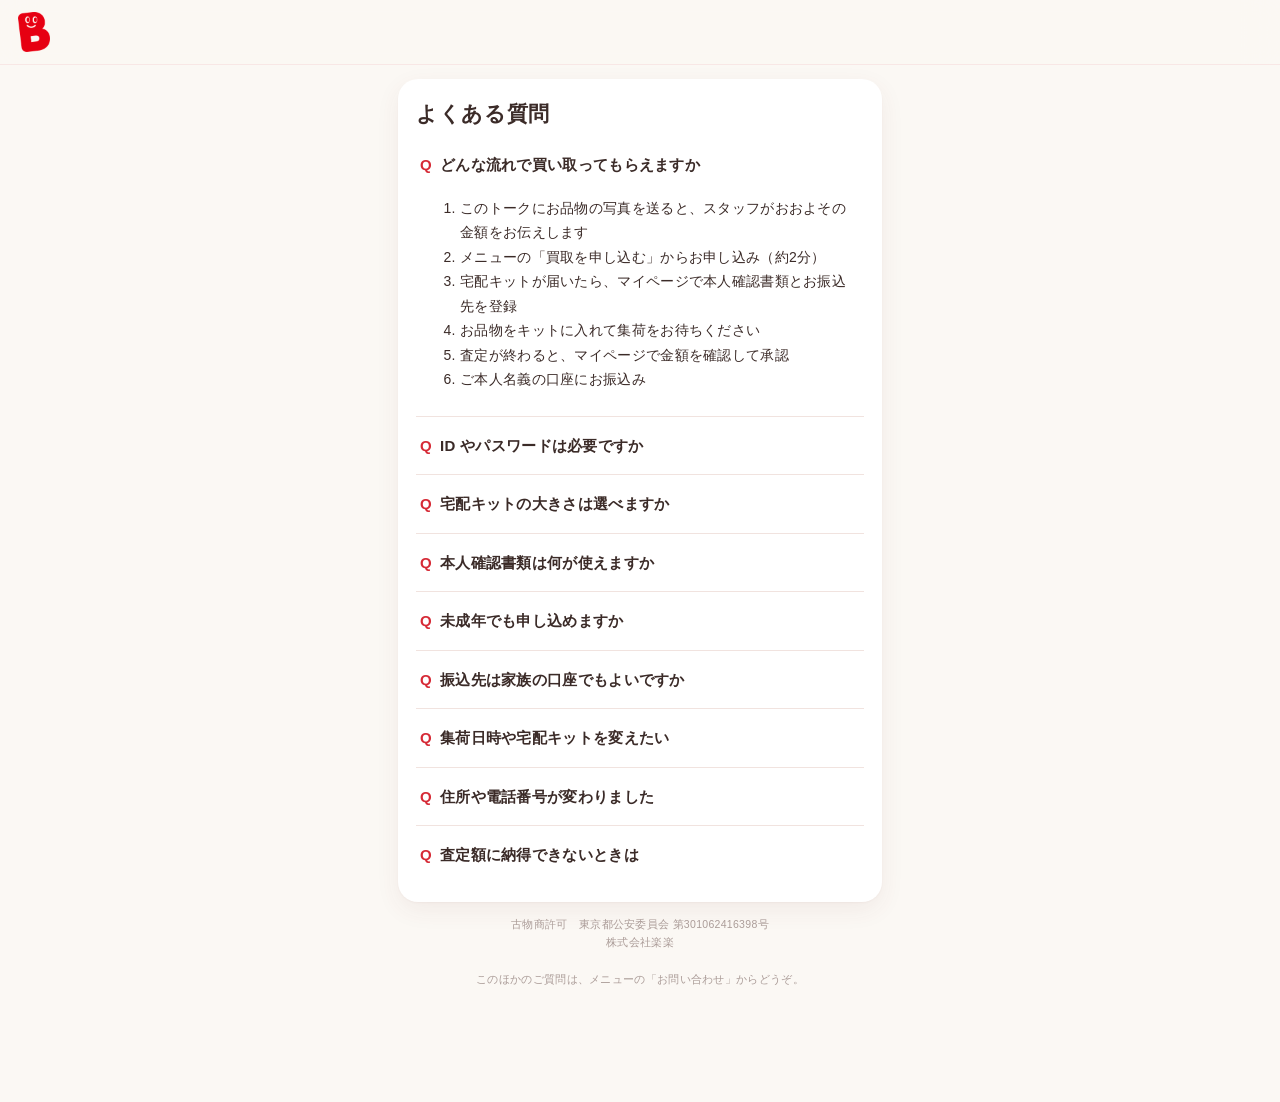
<file: faq.html>
<!DOCTYPE html>
<html lang="ja">
<head>
<meta charset="utf-8">
<meta name="viewport" content="width=device-width,initial-scale=1,viewport-fit=cover">
<meta name="theme-color" content="#fbf8f4">
<title>ブラッピー よくある質問</title>
<link rel="stylesheet" href="style.css">
<link rel="icon" href="mark.png">
<link rel="apple-touch-icon" href="mark.png">
<style>
  .faq details{border-bottom:1px solid var(--line);padding:4px 0}
  .faq details:last-child{border-bottom:0}
  .faq summary{cursor:pointer;font-weight:700;padding:12px 4px;list-style:none;display:flex;gap:8px}
  .faq summary::before{content:"Q";color:var(--accent)}
  .faq summary::-webkit-details-marker{display:none}
  .faq .a{padding:0 4px 14px 24px;font-size:14px;line-height:1.75}
  .faq ol,.faq ul{margin:6px 0;padding-left:20px}
</style>
</head>
<body>
<!-- 🔴 文面は要件・業務設計で決まっていることだけ。料金・送料・期間など未確定のことは書かない。楽楽さまの確認待ち -->
<header class="hd"><div class="hd-logo">Brappy</div></header>
<main class="wrap">
  <section class="card faq">
    <h1 class="t1">よくある質問</h1>

    <details open>
      <summary>どんな流れで買い取ってもらえますか</summary>
      <div class="a"><ol>
        <li>このトークにお品物の写真を送ると、スタッフがおおよその金額をお伝えします</li>
        <li>メニューの「買取を申し込む」からお申し込み（約2分）</li>
        <li>宅配キットが届いたら、マイページで本人確認書類とお振込先を登録</li>
        <li>お品物をキットに入れて集荷をお待ちください</li>
        <li>査定が終わると、マイページで金額を確認して承認</li>
        <li>ご本人名義の口座にお振込み</li>
      </ol></div>
    </details>

    <details>
      <summary>ID やパスワードは必要ですか</summary>
      <div class="a">必要ありません。LINE アカウントでそのままお申し込み・マイページの確認ができます。</div>
    </details>

    <details>
      <summary>宅配キットの大きさは選べますか</summary>
      <div class="a">お品物の点数に合わせて3種類から選べます。<ul>
        <li>箱S：3点まで（小物向け）</li>
        <li>箱M：10点まで</li>
        <li>箱L：20点まで</li>
      </ul></div>
    </details>

    <details>
      <summary>本人確認書類は何が使えますか</summary>
      <div class="a">運転免許証・マイナンバーカード・パスポート・在留カード・健康保険証のいずれかです。
        表面と裏面を、文字がはっきり読めるように撮影してください（マイナンバーカードは表面のみ）。</div>
    </details>

    <details>
      <summary>未成年でも申し込めますか</summary>
      <div class="a">18歳未満の方はお申し込みいただけません。</div>
    </details>

    <details>
      <summary>振込先は家族の口座でもよいですか</summary>
      <div class="a">お申し込みいただいたご本人名義の口座のみです。法律（古物営業法）で決められた本人確認のためです。</div>
    </details>

    <details>
      <summary>集荷日時や宅配キットを変えたい</summary>
      <div class="a">マイページのホームの「集荷日時・キットを変更する」から変えられます。
        キットは発送前まで、集荷日時は集荷前までです。それ以降はこのトークでご連絡ください。</div>
    </details>

    <details>
      <summary>住所や電話番号が変わりました</summary>
      <div class="a">このトークからスタッフへご連絡ください。</div>
    </details>

    <details>
      <summary>査定額に納得できないときは</summary>
      <div class="a">承認の前に、このトークでご相談ください。承認いただくまでお振込みの手続きには進みません。</div>
    </details>
  </section>
  <p class="kobutsu">古物商許可　東京都公安委員会 第301062416398号<br>株式会社楽楽</p>
  <p class="fine">このほかのご質問は、メニューの「お問い合わせ」からどうぞ。</p>
</main>
</body>
</html>
</file>
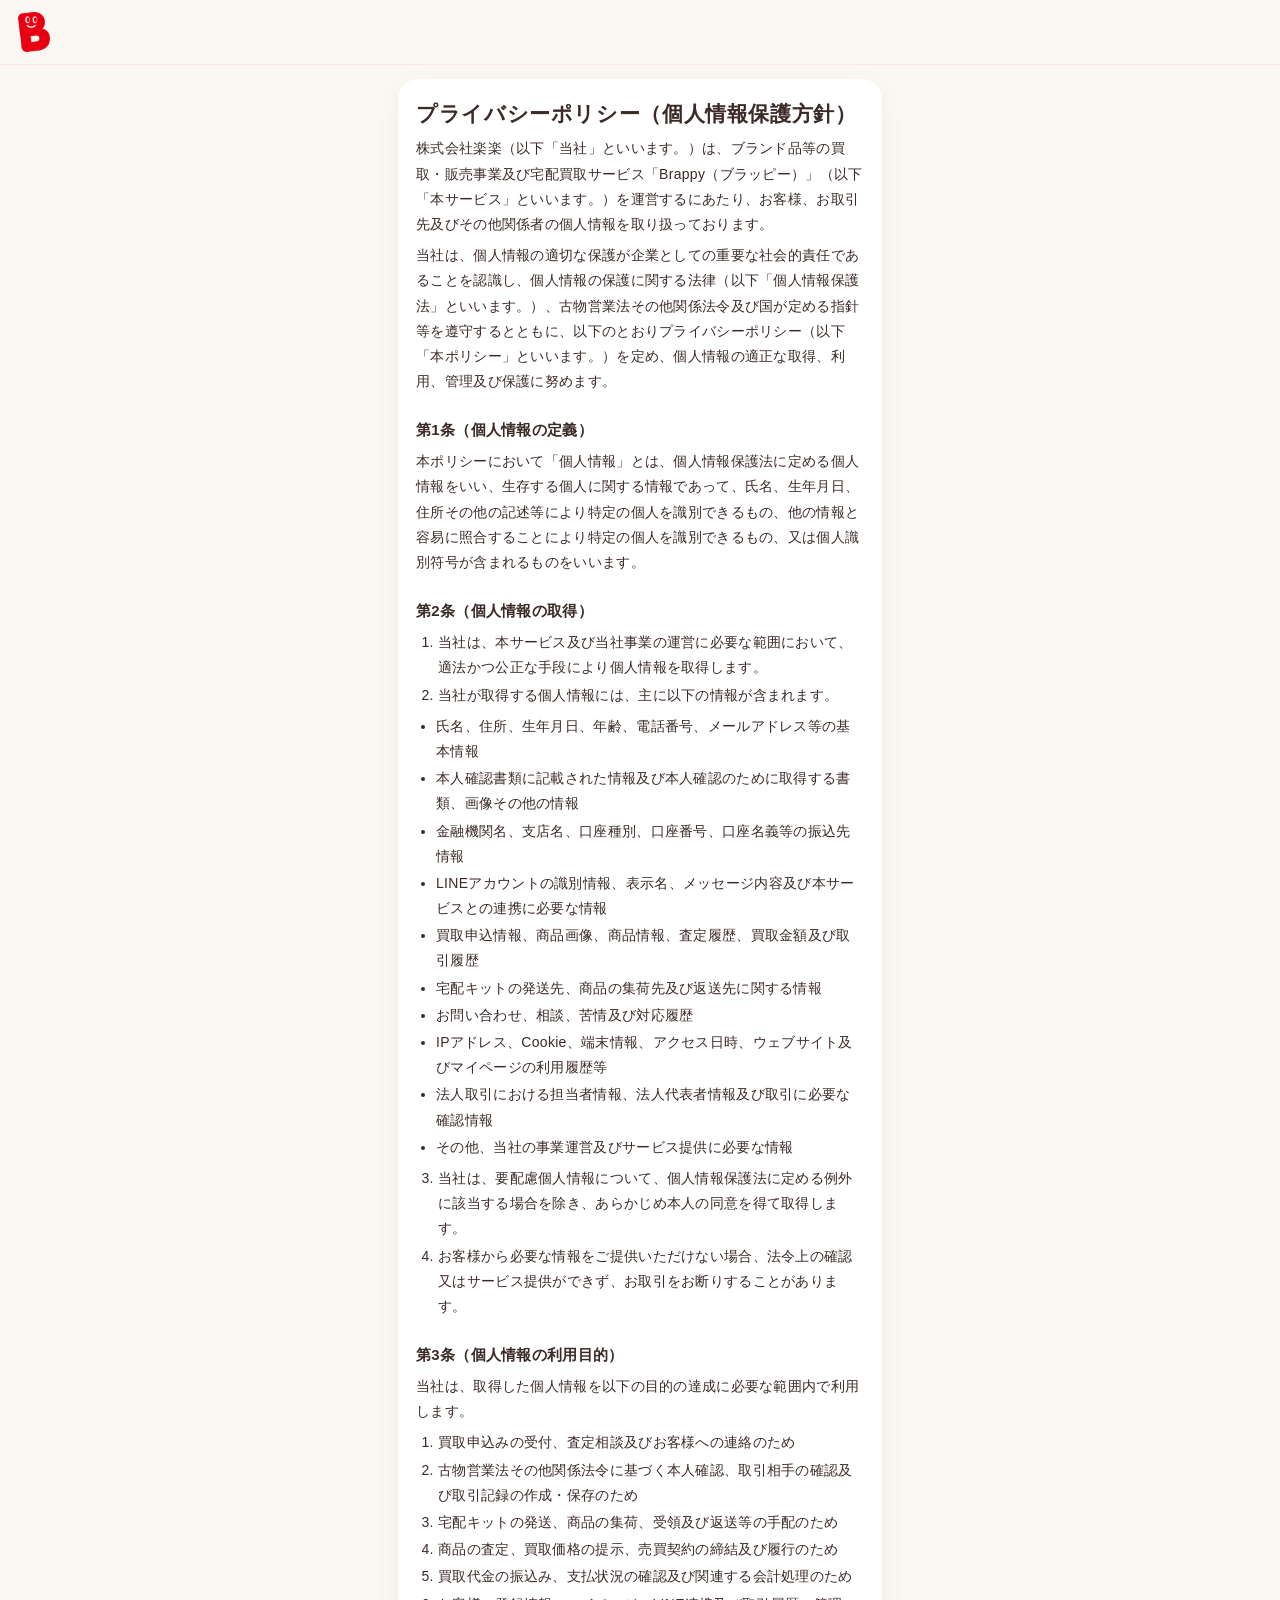
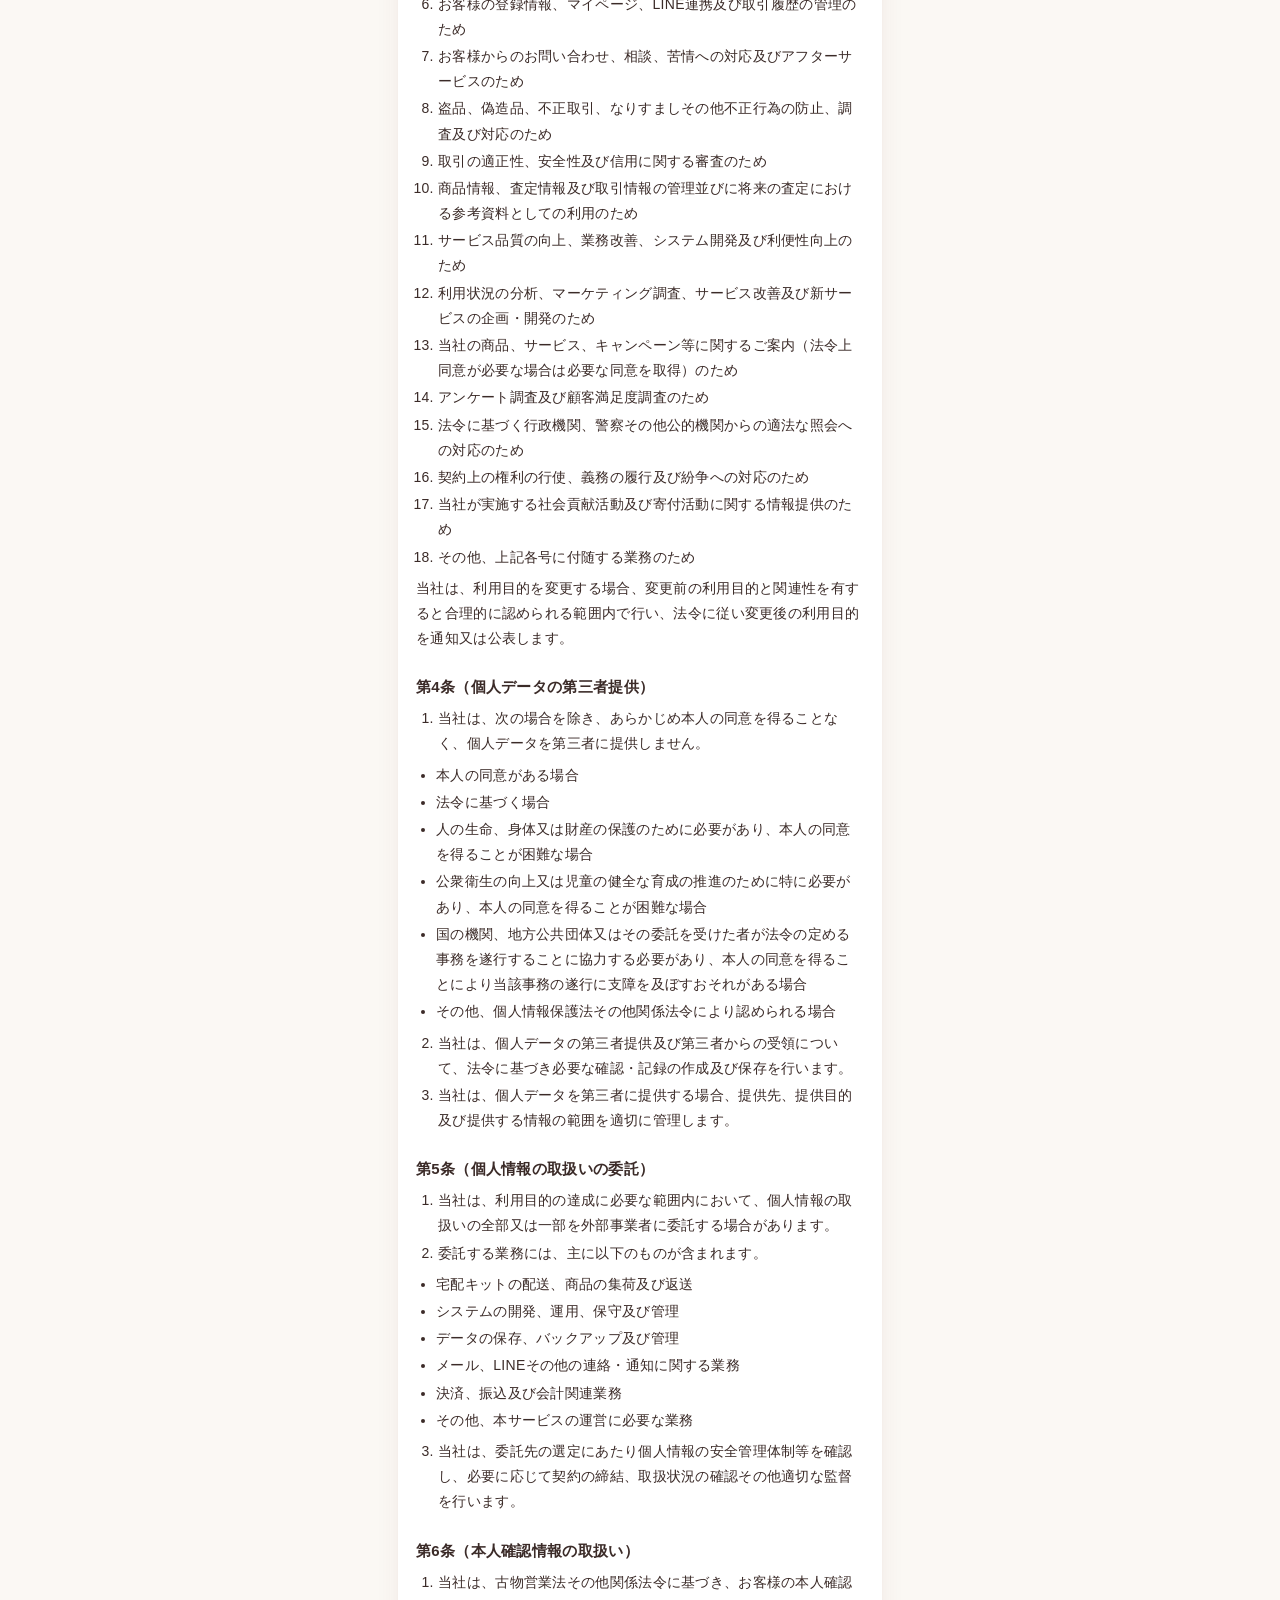
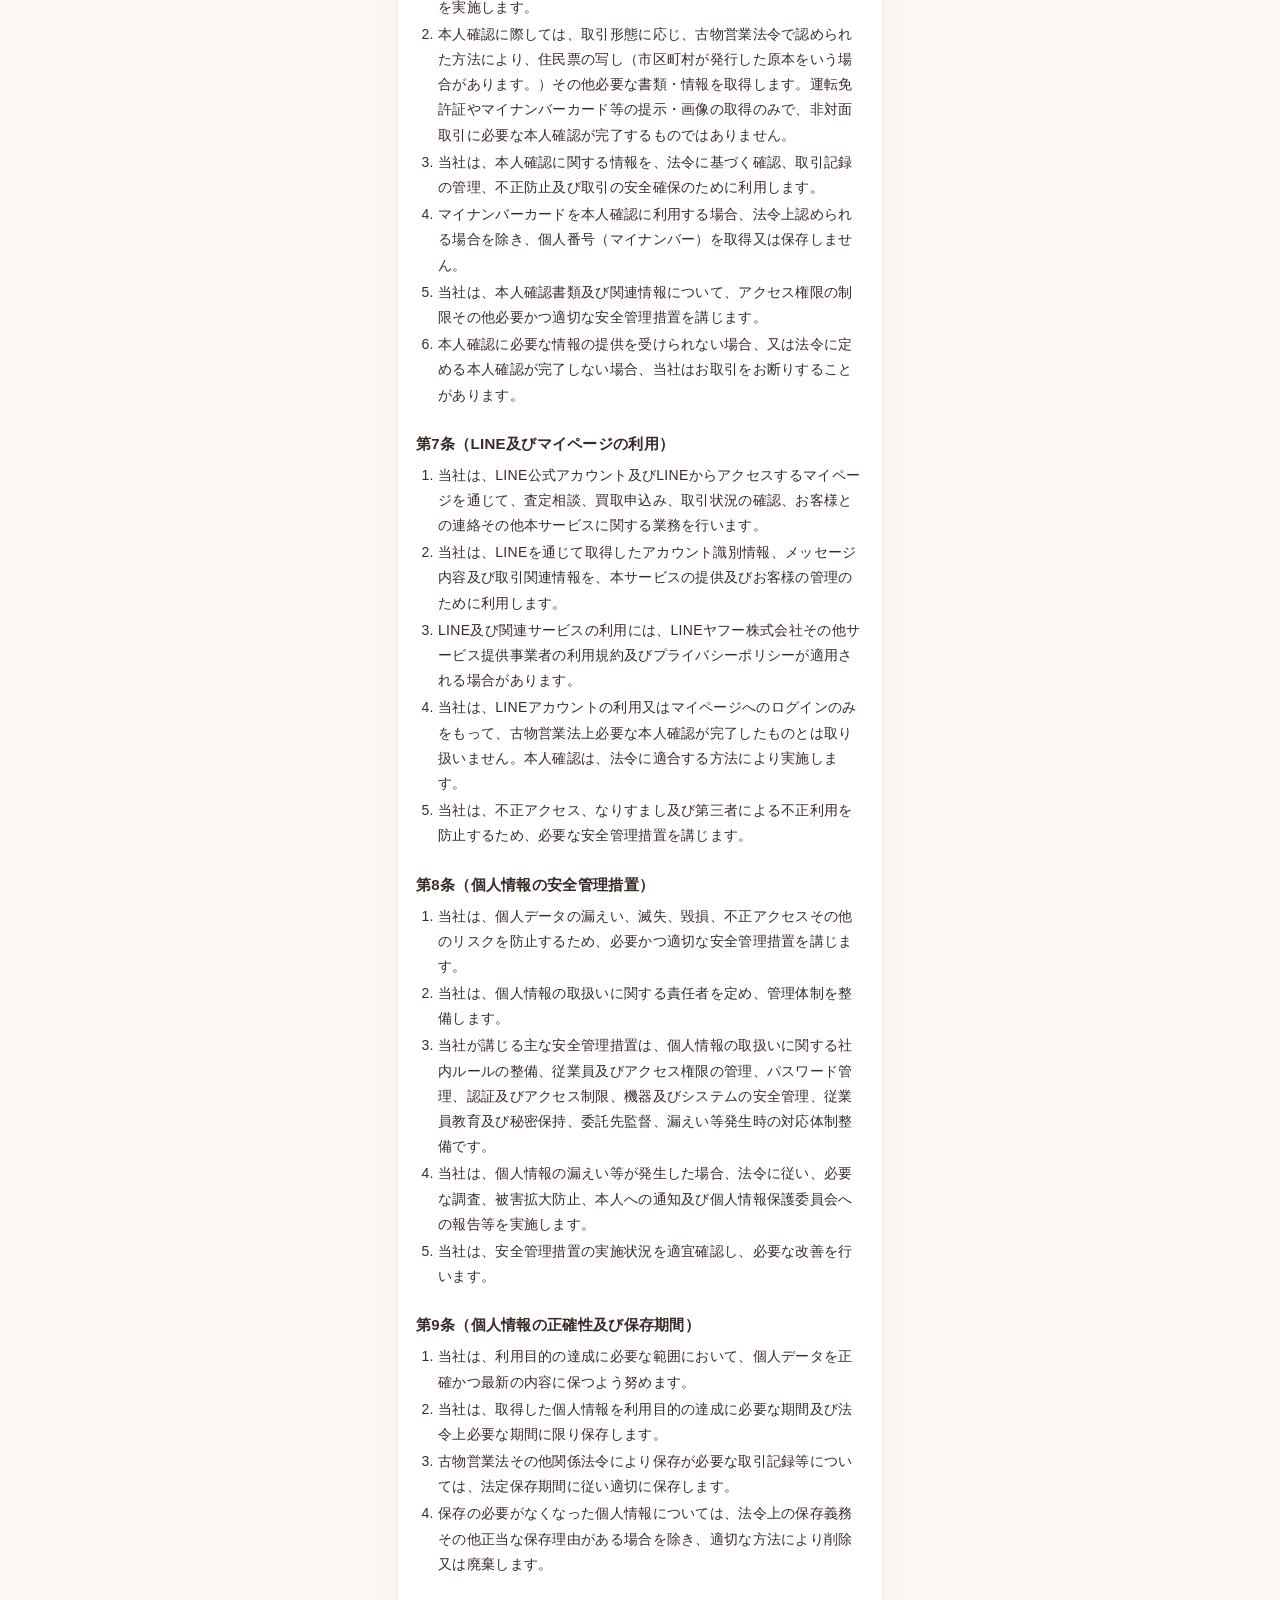
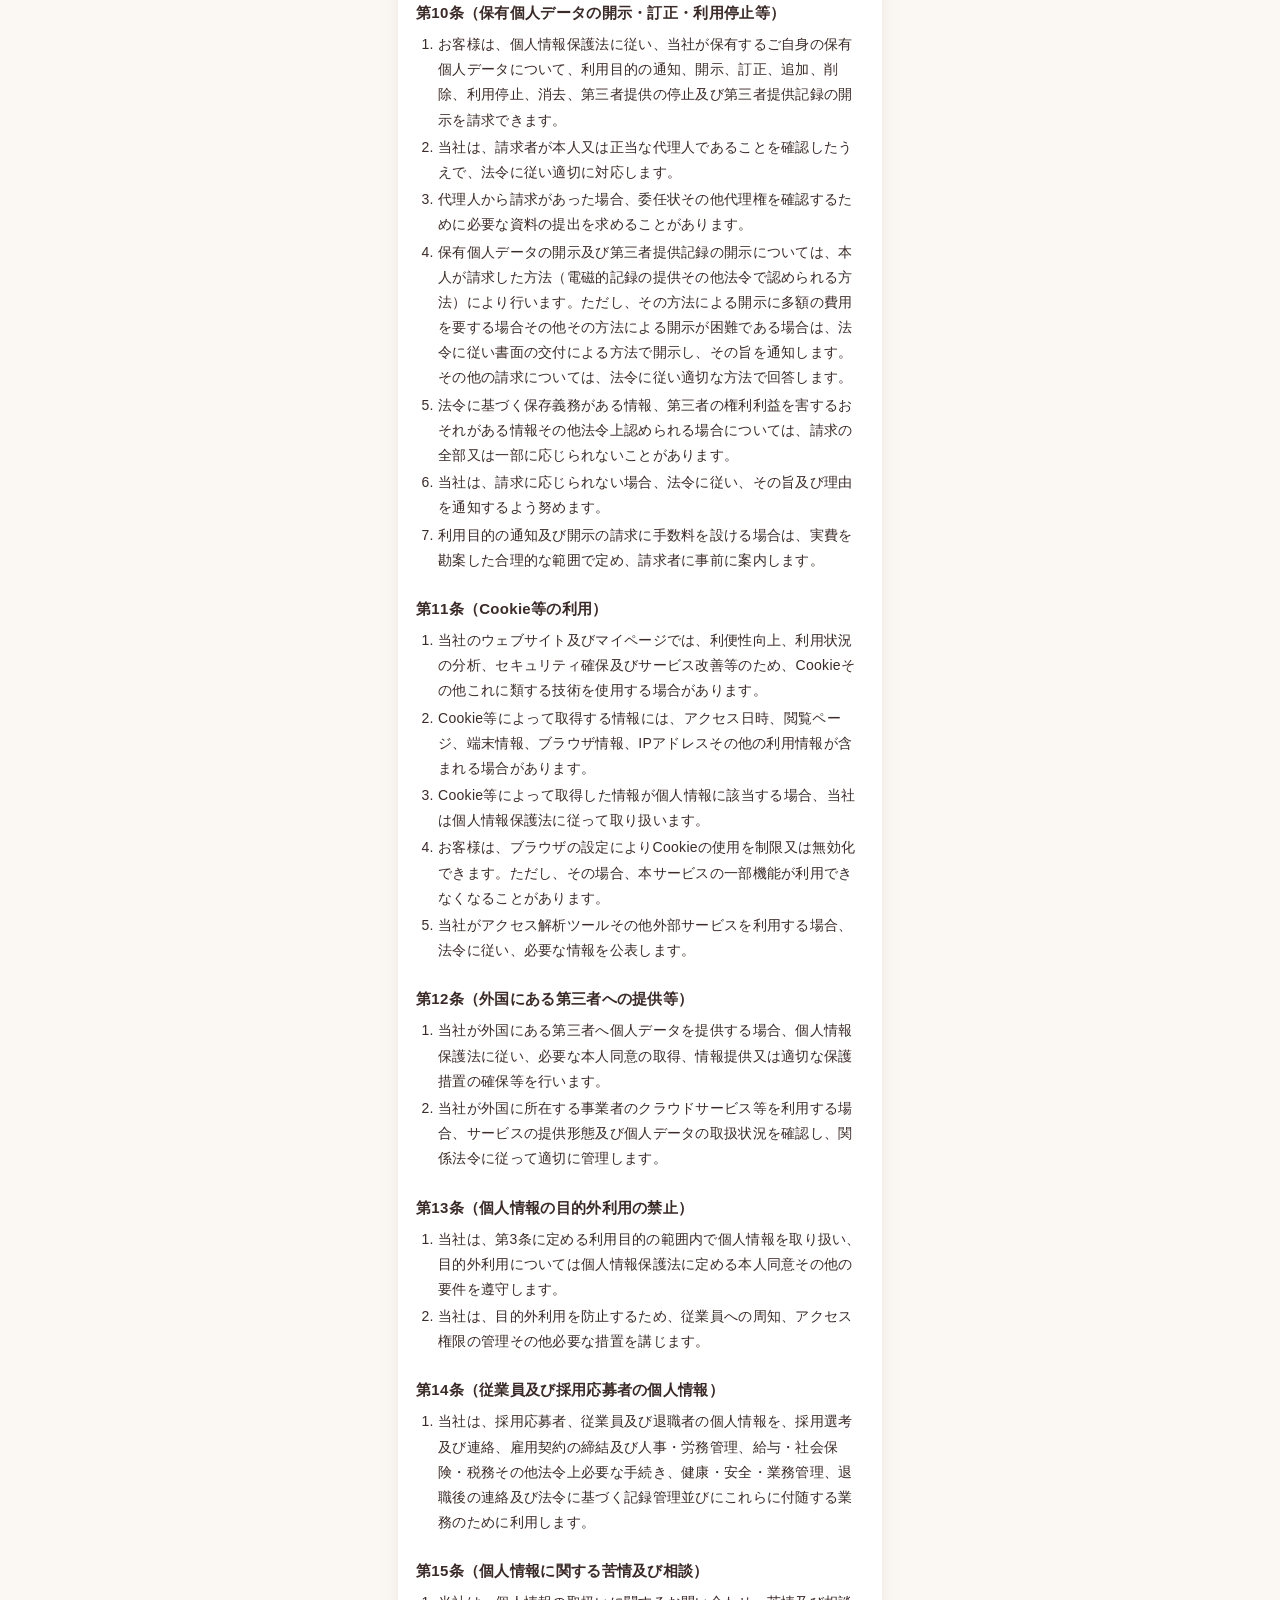
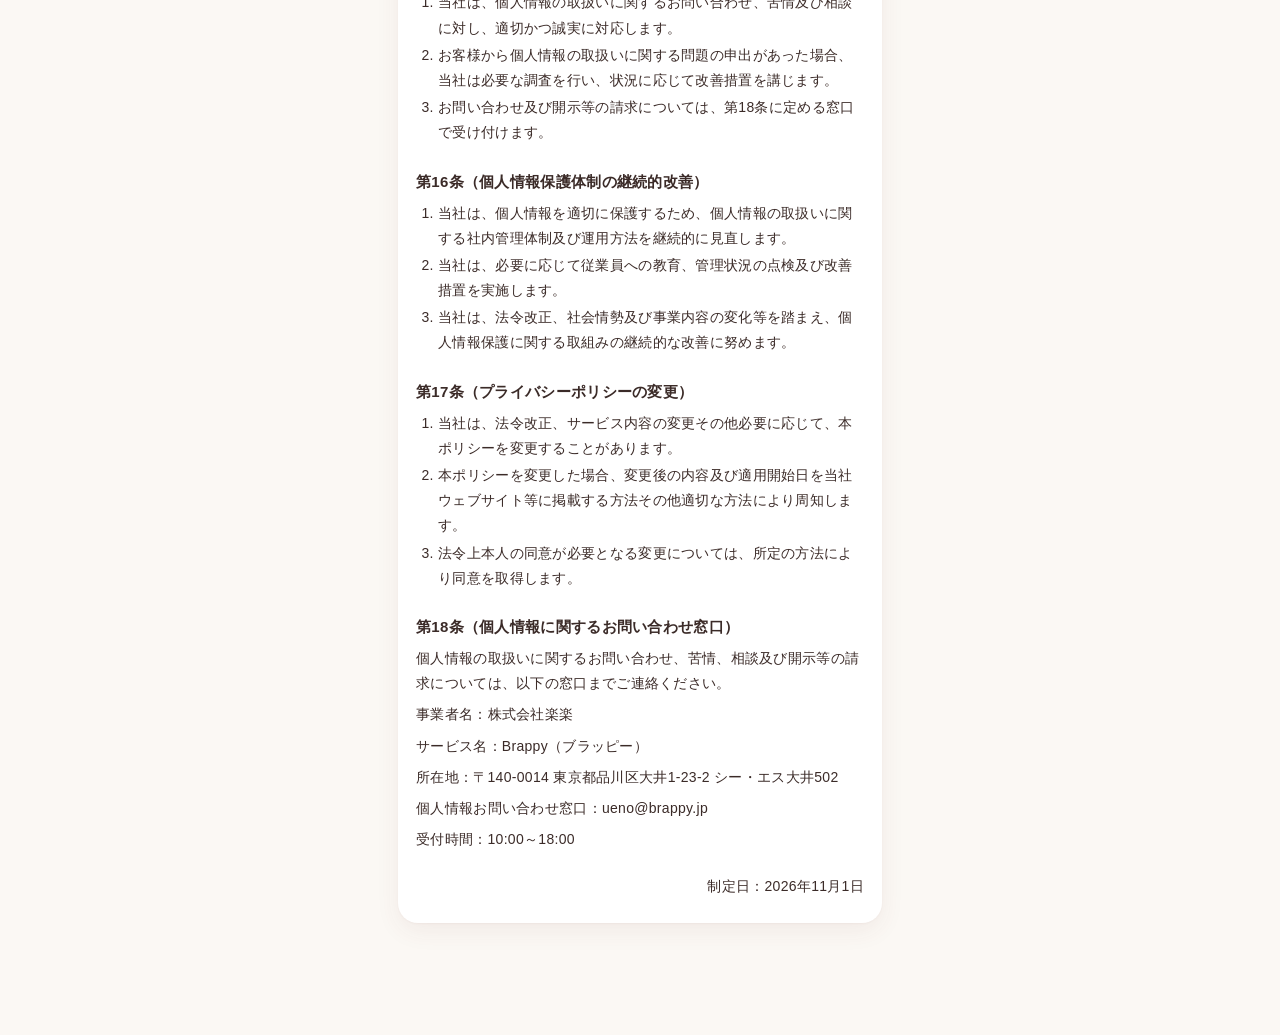
<file: privacy.html>
<!DOCTYPE html>
<html lang="ja">
<head>
<meta charset="utf-8">
<meta name="viewport" content="width=device-width,initial-scale=1,viewport-fit=cover">
<meta name="theme-color" content="#fbf8f4">
<meta name="description" content="ブラッピー（Brappy）のプライバシーポリシー（個人情報保護方針）です。">
<meta property="og:title" content="プライバシーポリシー（個人情報保護方針）">
<meta property="og:description" content="ブラッピー（Brappy）のプライバシーポリシー（個人情報保護方針）です。">
<title>プライバシーポリシー（個人情報保護方針）</title>
<link rel="stylesheet" href="style.css">
<link rel="icon" href="data:image/svg+xml,<svg xmlns='http://www.w3.org/2000/svg' viewBox='0 0 32 32'><text y='26' font-size='26'>💎</text></svg>">
<style>
  .legal{font-size:14px;line-height:1.8}
  .legal h2{font-size:15px;margin:22px 0 6px}
  .legal p{margin:6px 0}
  .legal ol{margin:6px 0;padding-left:22px}
  .legal ul{margin:6px 0;padding-left:20px}
  .legal li{margin:2px 0}
  .legal ol.sub{list-style:none;padding-left:4px;margin:4px 0}
  .legal ol.sub li{padding-left:2.6em;text-indent:-2.6em}
  .legal .date{margin-top:22px;text-align:right}
</style>
</head>
<body>
<!-- 🔴 生成物。直接直さない。work/legal/build_legal.py で楽楽さまの docx から作る（Brappy_プライバシーポリシー_WEB公開用.docx） -->
<header class="hd"><div class="hd-logo">Brappy</div></header>
<main class="wrap">
  <section class="card legal">
    <h1 class="t1">プライバシーポリシー（個人情報保護方針）</h1>
    <p>株式会社楽楽（以下「当社」といいます。）は、ブランド品等の買取・販売事業及び宅配買取サービス「Brappy（ブラッピー）」（以下「本サービス」といいます。）を運営するにあたり、お客様、お取引先及びその他関係者の個人情報を取り扱っております。</p>
    <p>当社は、個人情報の適切な保護が企業としての重要な社会的責任であることを認識し、個人情報の保護に関する法律（以下「個人情報保護法」といいます。）、古物営業法その他関係法令及び国が定める指針等を遵守するとともに、以下のとおりプライバシーポリシー（以下「本ポリシー」といいます。）を定め、個人情報の適正な取得、利用、管理及び保護に努めます。</p>
    <h2>第1条（個人情報の定義）</h2>
    <p>本ポリシーにおいて「個人情報」とは、個人情報保護法に定める個人情報をいい、生存する個人に関する情報であって、氏名、生年月日、住所その他の記述等により特定の個人を識別できるもの、他の情報と容易に照合することにより特定の個人を識別できるもの、又は個人識別符号が含まれるものをいいます。</p>
    <h2>第2条（個人情報の取得）</h2>
    <ol>
      <li value="1">当社は、本サービス及び当社事業の運営に必要な範囲において、適法かつ公正な手段により個人情報を取得します。</li>
      <li value="2">当社が取得する個人情報には、主に以下の情報が含まれます。</li>
    </ol>
    <ul>
      <li>氏名、住所、生年月日、年齢、電話番号、メールアドレス等の基本情報</li>
      <li>本人確認書類に記載された情報及び本人確認のために取得する書類、画像その他の情報</li>
      <li>金融機関名、支店名、口座種別、口座番号、口座名義等の振込先情報</li>
      <li>LINEアカウントの識別情報、表示名、メッセージ内容及び本サービスとの連携に必要な情報</li>
      <li>買取申込情報、商品画像、商品情報、査定履歴、買取金額及び取引履歴</li>
      <li>宅配キットの発送先、商品の集荷先及び返送先に関する情報</li>
      <li>お問い合わせ、相談、苦情及び対応履歴</li>
      <li>IPアドレス、Cookie、端末情報、アクセス日時、ウェブサイト及びマイページの利用履歴等</li>
      <li>法人取引における担当者情報、法人代表者情報及び取引に必要な確認情報</li>
      <li>その他、当社の事業運営及びサービス提供に必要な情報</li>
    </ul>
    <ol>
      <li value="3">当社は、要配慮個人情報について、個人情報保護法に定める例外に該当する場合を除き、あらかじめ本人の同意を得て取得します。</li>
      <li value="4">お客様から必要な情報をご提供いただけない場合、法令上の確認又はサービス提供ができず、お取引をお断りすることがあります。</li>
    </ol>
    <h2>第3条（個人情報の利用目的）</h2>
    <p>当社は、取得した個人情報を以下の目的の達成に必要な範囲内で利用します。</p>
    <ol>
      <li value="1">買取申込みの受付、査定相談及びお客様への連絡のため</li>
      <li value="2">古物営業法その他関係法令に基づく本人確認、取引相手の確認及び取引記録の作成・保存のため</li>
      <li value="3">宅配キットの発送、商品の集荷、受領及び返送等の手配のため</li>
      <li value="4">商品の査定、買取価格の提示、売買契約の締結及び履行のため</li>
      <li value="5">買取代金の振込み、支払状況の確認及び関連する会計処理のため</li>
      <li value="6">お客様の登録情報、マイページ、LINE連携及び取引履歴の管理のため</li>
      <li value="7">お客様からのお問い合わせ、相談、苦情への対応及びアフターサービスのため</li>
      <li value="8">盗品、偽造品、不正取引、なりすましその他不正行為の防止、調査及び対応のため</li>
      <li value="9">取引の適正性、安全性及び信用に関する審査のため</li>
      <li value="10">商品情報、査定情報及び取引情報の管理並びに将来の査定における参考資料としての利用のため</li>
      <li value="11">サービス品質の向上、業務改善、システム開発及び利便性向上のため</li>
      <li value="12">利用状況の分析、マーケティング調査、サービス改善及び新サービスの企画・開発のため</li>
      <li value="13">当社の商品、サービス、キャンペーン等に関するご案内（法令上同意が必要な場合は必要な同意を取得）のため</li>
      <li value="14">アンケート調査及び顧客満足度調査のため</li>
      <li value="15">法令に基づく行政機関、警察その他公的機関からの適法な照会への対応のため</li>
      <li value="16">契約上の権利の行使、義務の履行及び紛争への対応のため</li>
      <li value="17">当社が実施する社会貢献活動及び寄付活動に関する情報提供のため</li>
      <li value="18">その他、上記各号に付随する業務のため</li>
    </ol>
    <p>当社は、利用目的を変更する場合、変更前の利用目的と関連性を有すると合理的に認められる範囲内で行い、法令に従い変更後の利用目的を通知又は公表します。</p>
    <h2>第4条（個人データの第三者提供）</h2>
    <ol>
      <li value="1">当社は、次の場合を除き、あらかじめ本人の同意を得ることなく、個人データを第三者に提供しません。</li>
    </ol>
    <ul>
      <li>本人の同意がある場合</li>
      <li>法令に基づく場合</li>
      <li>人の生命、身体又は財産の保護のために必要があり、本人の同意を得ることが困難な場合</li>
      <li>公衆衛生の向上又は児童の健全な育成の推進のために特に必要があり、本人の同意を得ることが困難な場合</li>
      <li>国の機関、地方公共団体又はその委託を受けた者が法令の定める事務を遂行することに協力する必要があり、本人の同意を得ることにより当該事務の遂行に支障を及ぼすおそれがある場合</li>
      <li>その他、個人情報保護法その他関係法令により認められる場合</li>
    </ul>
    <ol>
      <li value="2">当社は、個人データの第三者提供及び第三者からの受領について、法令に基づき必要な確認・記録の作成及び保存を行います。</li>
      <li value="3">当社は、個人データを第三者に提供する場合、提供先、提供目的及び提供する情報の範囲を適切に管理します。</li>
    </ol>
    <h2>第5条（個人情報の取扱いの委託）</h2>
    <ol>
      <li value="1">当社は、利用目的の達成に必要な範囲内において、個人情報の取扱いの全部又は一部を外部事業者に委託する場合があります。</li>
      <li value="2">委託する業務には、主に以下のものが含まれます。</li>
    </ol>
    <ul>
      <li>宅配キットの配送、商品の集荷及び返送</li>
      <li>システムの開発、運用、保守及び管理</li>
      <li>データの保存、バックアップ及び管理</li>
      <li>メール、LINEその他の連絡・通知に関する業務</li>
      <li>決済、振込及び会計関連業務</li>
      <li>その他、本サービスの運営に必要な業務</li>
    </ul>
    <ol>
      <li value="3">当社は、委託先の選定にあたり個人情報の安全管理体制等を確認し、必要に応じて契約の締結、取扱状況の確認その他適切な監督を行います。</li>
    </ol>
    <h2>第6条（本人確認情報の取扱い）</h2>
    <ol>
      <li value="1">当社は、古物営業法その他関係法令に基づき、お客様の本人確認を実施します。</li>
      <li value="2">本人確認に際しては、取引形態に応じ、古物営業法令で認められた方法により、住民票の写し（市区町村が発行した原本をいう場合があります。）その他必要な書類・情報を取得します。運転免許証やマイナンバーカード等の提示・画像の取得のみで、非対面取引に必要な本人確認が完了するものではありません。</li>
      <li value="3">当社は、本人確認に関する情報を、法令に基づく確認、取引記録の管理、不正防止及び取引の安全確保のために利用します。</li>
      <li value="4">マイナンバーカードを本人確認に利用する場合、法令上認められる場合を除き、個人番号（マイナンバー）を取得又は保存しません。</li>
      <li value="5">当社は、本人確認書類及び関連情報について、アクセス権限の制限その他必要かつ適切な安全管理措置を講じます。</li>
      <li value="6">本人確認に必要な情報の提供を受けられない場合、又は法令に定める本人確認が完了しない場合、当社はお取引をお断りすることがあります。</li>
    </ol>
    <h2>第7条（LINE及びマイページの利用）</h2>
    <ol>
      <li value="1">当社は、LINE公式アカウント及びLINEからアクセスするマイページを通じて、査定相談、買取申込み、取引状況の確認、お客様との連絡その他本サービスに関する業務を行います。</li>
      <li value="2">当社は、LINEを通じて取得したアカウント識別情報、メッセージ内容及び取引関連情報を、本サービスの提供及びお客様の管理のために利用します。</li>
      <li value="3">LINE及び関連サービスの利用には、LINEヤフー株式会社その他サービス提供事業者の利用規約及びプライバシーポリシーが適用される場合があります。</li>
      <li value="4">当社は、LINEアカウントの利用又はマイページへのログインのみをもって、古物営業法上必要な本人確認が完了したものとは取り扱いません。本人確認は、法令に適合する方法により実施します。</li>
      <li value="5">当社は、不正アクセス、なりすまし及び第三者による不正利用を防止するため、必要な安全管理措置を講じます。</li>
    </ol>
    <h2>第8条（個人情報の安全管理措置）</h2>
    <ol>
      <li value="1">当社は、個人データの漏えい、滅失、毀損、不正アクセスその他のリスクを防止するため、必要かつ適切な安全管理措置を講じます。</li>
      <li value="2">当社は、個人情報の取扱いに関する責任者を定め、管理体制を整備します。</li>
      <li value="3">当社が講じる主な安全管理措置は、個人情報の取扱いに関する社内ルールの整備、従業員及びアクセス権限の管理、パスワード管理、認証及びアクセス制限、機器及びシステムの安全管理、従業員教育及び秘密保持、委託先監督、漏えい等発生時の対応体制整備です。</li>
      <li value="4">当社は、個人情報の漏えい等が発生した場合、法令に従い、必要な調査、被害拡大防止、本人への通知及び個人情報保護委員会への報告等を実施します。</li>
      <li value="5">当社は、安全管理措置の実施状況を適宜確認し、必要な改善を行います。</li>
    </ol>
    <h2>第9条（個人情報の正確性及び保存期間）</h2>
    <ol>
      <li value="1">当社は、利用目的の達成に必要な範囲において、個人データを正確かつ最新の内容に保つよう努めます。</li>
      <li value="2">当社は、取得した個人情報を利用目的の達成に必要な期間及び法令上必要な期間に限り保存します。</li>
      <li value="3">古物営業法その他関係法令により保存が必要な取引記録等については、法定保存期間に従い適切に保存します。</li>
      <li value="4">保存の必要がなくなった個人情報については、法令上の保存義務その他正当な保存理由がある場合を除き、適切な方法により削除又は廃棄します。</li>
    </ol>
    <h2>第10条（保有個人データの開示・訂正・利用停止等）</h2>
    <ol>
      <li value="1">お客様は、個人情報保護法に従い、当社が保有するご自身の保有個人データについて、利用目的の通知、開示、訂正、追加、削除、利用停止、消去、第三者提供の停止及び第三者提供記録の開示を請求できます。</li>
      <li value="2">当社は、請求者が本人又は正当な代理人であることを確認したうえで、法令に従い適切に対応します。</li>
      <li value="3">代理人から請求があった場合、委任状その他代理権を確認するために必要な資料の提出を求めることがあります。</li>
      <li value="4">保有個人データの開示及び第三者提供記録の開示については、本人が請求した方法（電磁的記録の提供その他法令で認められる方法）により行います。ただし、その方法による開示に多額の費用を要する場合その他その方法による開示が困難である場合は、法令に従い書面の交付による方法で開示し、その旨を通知します。その他の請求については、法令に従い適切な方法で回答します。</li>
      <li value="5">法令に基づく保存義務がある情報、第三者の権利利益を害するおそれがある情報その他法令上認められる場合については、請求の全部又は一部に応じられないことがあります。</li>
      <li value="6">当社は、請求に応じられない場合、法令に従い、その旨及び理由を通知するよう努めます。</li>
      <li value="7">利用目的の通知及び開示の請求に手数料を設ける場合は、実費を勘案した合理的な範囲で定め、請求者に事前に案内します。</li>
    </ol>
    <h2>第11条（Cookie等の利用）</h2>
    <ol>
      <li value="1">当社のウェブサイト及びマイページでは、利便性向上、利用状況の分析、セキュリティ確保及びサービス改善等のため、Cookieその他これに類する技術を使用する場合があります。</li>
      <li value="2">Cookie等によって取得する情報には、アクセス日時、閲覧ページ、端末情報、ブラウザ情報、IPアドレスその他の利用情報が含まれる場合があります。</li>
      <li value="3">Cookie等によって取得した情報が個人情報に該当する場合、当社は個人情報保護法に従って取り扱います。</li>
      <li value="4">お客様は、ブラウザの設定によりCookieの使用を制限又は無効化できます。ただし、その場合、本サービスの一部機能が利用できなくなることがあります。</li>
      <li value="5">当社がアクセス解析ツールその他外部サービスを利用する場合、法令に従い、必要な情報を公表します。</li>
    </ol>
    <h2>第12条（外国にある第三者への提供等）</h2>
    <ol>
      <li value="1">当社が外国にある第三者へ個人データを提供する場合、個人情報保護法に従い、必要な本人同意の取得、情報提供又は適切な保護措置の確保等を行います。</li>
      <li value="2">当社が外国に所在する事業者のクラウドサービス等を利用する場合、サービスの提供形態及び個人データの取扱状況を確認し、関係法令に従って適切に管理します。</li>
    </ol>
    <h2>第13条（個人情報の目的外利用の禁止）</h2>
    <ol>
      <li value="1">当社は、第3条に定める利用目的の範囲内で個人情報を取り扱い、目的外利用については個人情報保護法に定める本人同意その他の要件を遵守します。</li>
      <li value="2">当社は、目的外利用を防止するため、従業員への周知、アクセス権限の管理その他必要な措置を講じます。</li>
    </ol>
    <h2>第14条（従業員及び採用応募者の個人情報）</h2>
    <ol>
      <li value="1">当社は、採用応募者、従業員及び退職者の個人情報を、採用選考及び連絡、雇用契約の締結及び人事・労務管理、給与・社会保険・税務その他法令上必要な手続き、健康・安全・業務管理、退職後の連絡及び法令に基づく記録管理並びにこれらに付随する業務のために利用します。</li>
    </ol>
    <h2>第15条（個人情報に関する苦情及び相談）</h2>
    <ol>
      <li value="1">当社は、個人情報の取扱いに関するお問い合わせ、苦情及び相談に対し、適切かつ誠実に対応します。</li>
      <li value="2">お客様から個人情報の取扱いに関する問題の申出があった場合、当社は必要な調査を行い、状況に応じて改善措置を講じます。</li>
      <li value="3">お問い合わせ及び開示等の請求については、第18条に定める窓口で受け付けます。</li>
    </ol>
    <h2>第16条（個人情報保護体制の継続的改善）</h2>
    <ol>
      <li value="1">当社は、個人情報を適切に保護するため、個人情報の取扱いに関する社内管理体制及び運用方法を継続的に見直します。</li>
      <li value="2">当社は、必要に応じて従業員への教育、管理状況の点検及び改善措置を実施します。</li>
      <li value="3">当社は、法令改正、社会情勢及び事業内容の変化等を踏まえ、個人情報保護に関する取組みの継続的な改善に努めます。</li>
    </ol>
    <h2>第17条（プライバシーポリシーの変更）</h2>
    <ol>
      <li value="1">当社は、法令改正、サービス内容の変更その他必要に応じて、本ポリシーを変更することがあります。</li>
      <li value="2">本ポリシーを変更した場合、変更後の内容及び適用開始日を当社ウェブサイト等に掲載する方法その他適切な方法により周知します。</li>
      <li value="3">法令上本人の同意が必要となる変更については、所定の方法により同意を取得します。</li>
    </ol>
    <h2>第18条（個人情報に関するお問い合わせ窓口）</h2>
    <p>個人情報の取扱いに関するお問い合わせ、苦情、相談及び開示等の請求については、以下の窓口までご連絡ください。</p>
    <p>事業者名：株式会社楽楽</p>
    <p>サービス名：Brappy（ブラッピー）</p>
    <p>所在地：〒140-0014 東京都品川区大井1-23-2 シー・エス大井502</p>
    <p>個人情報お問い合わせ窓口：ueno@brappy.jp</p>
    <p>受付時間：10:00～18:00</p>
    <p class="date">制定日：2026年11月1日</p>
  </section>
</main>
</body>
</html>
</file>
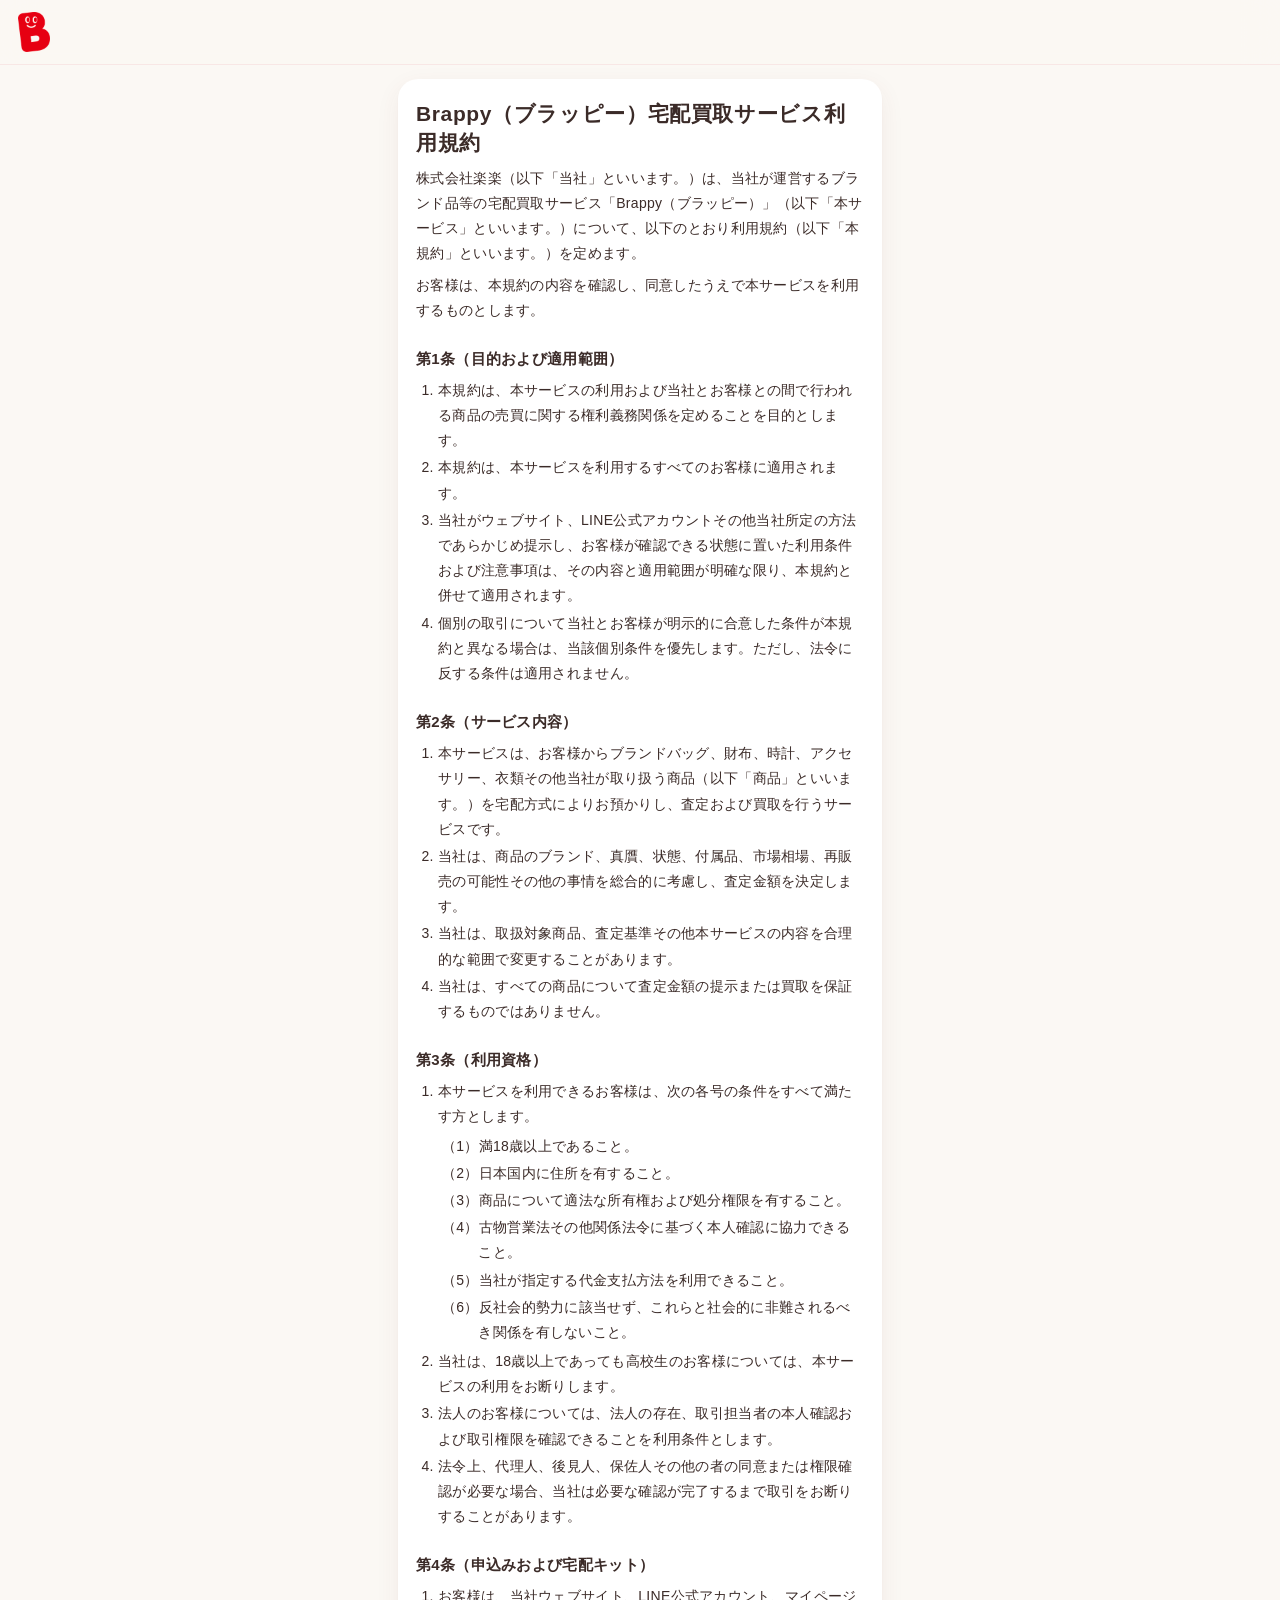
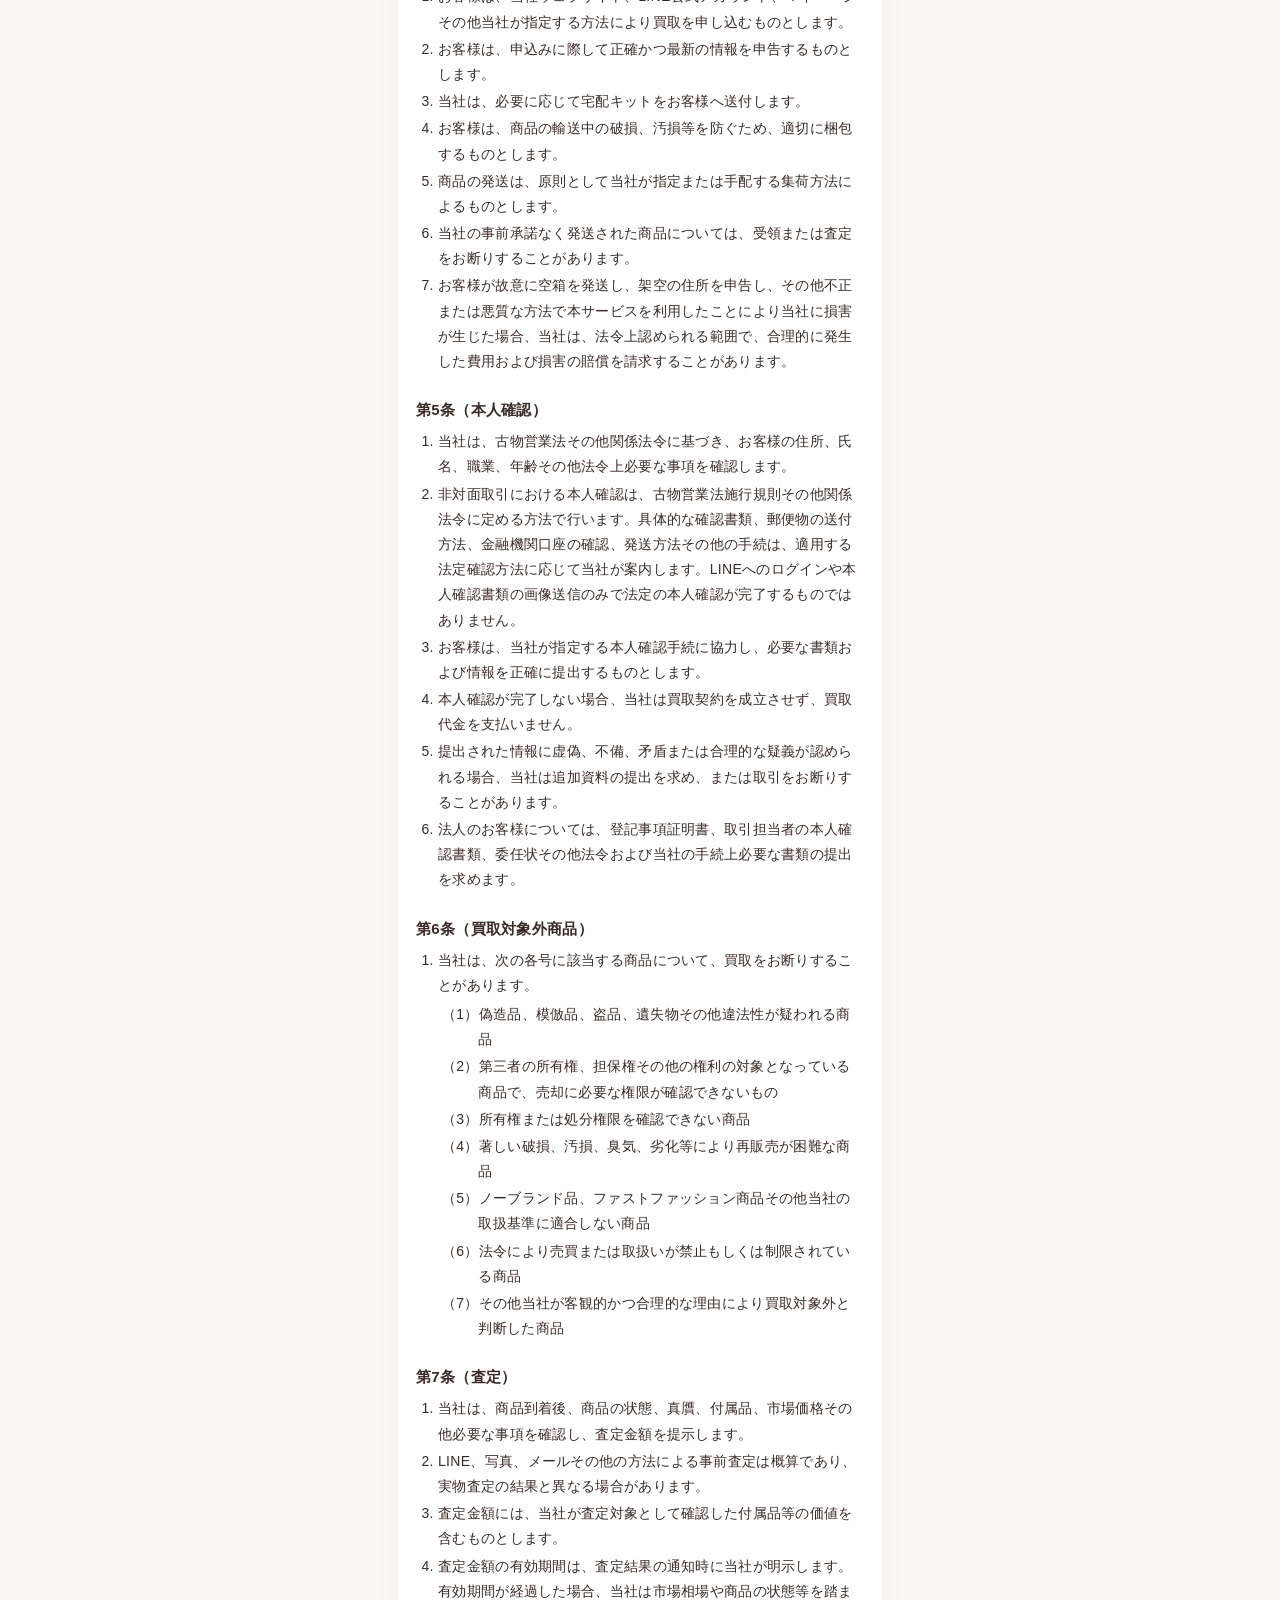
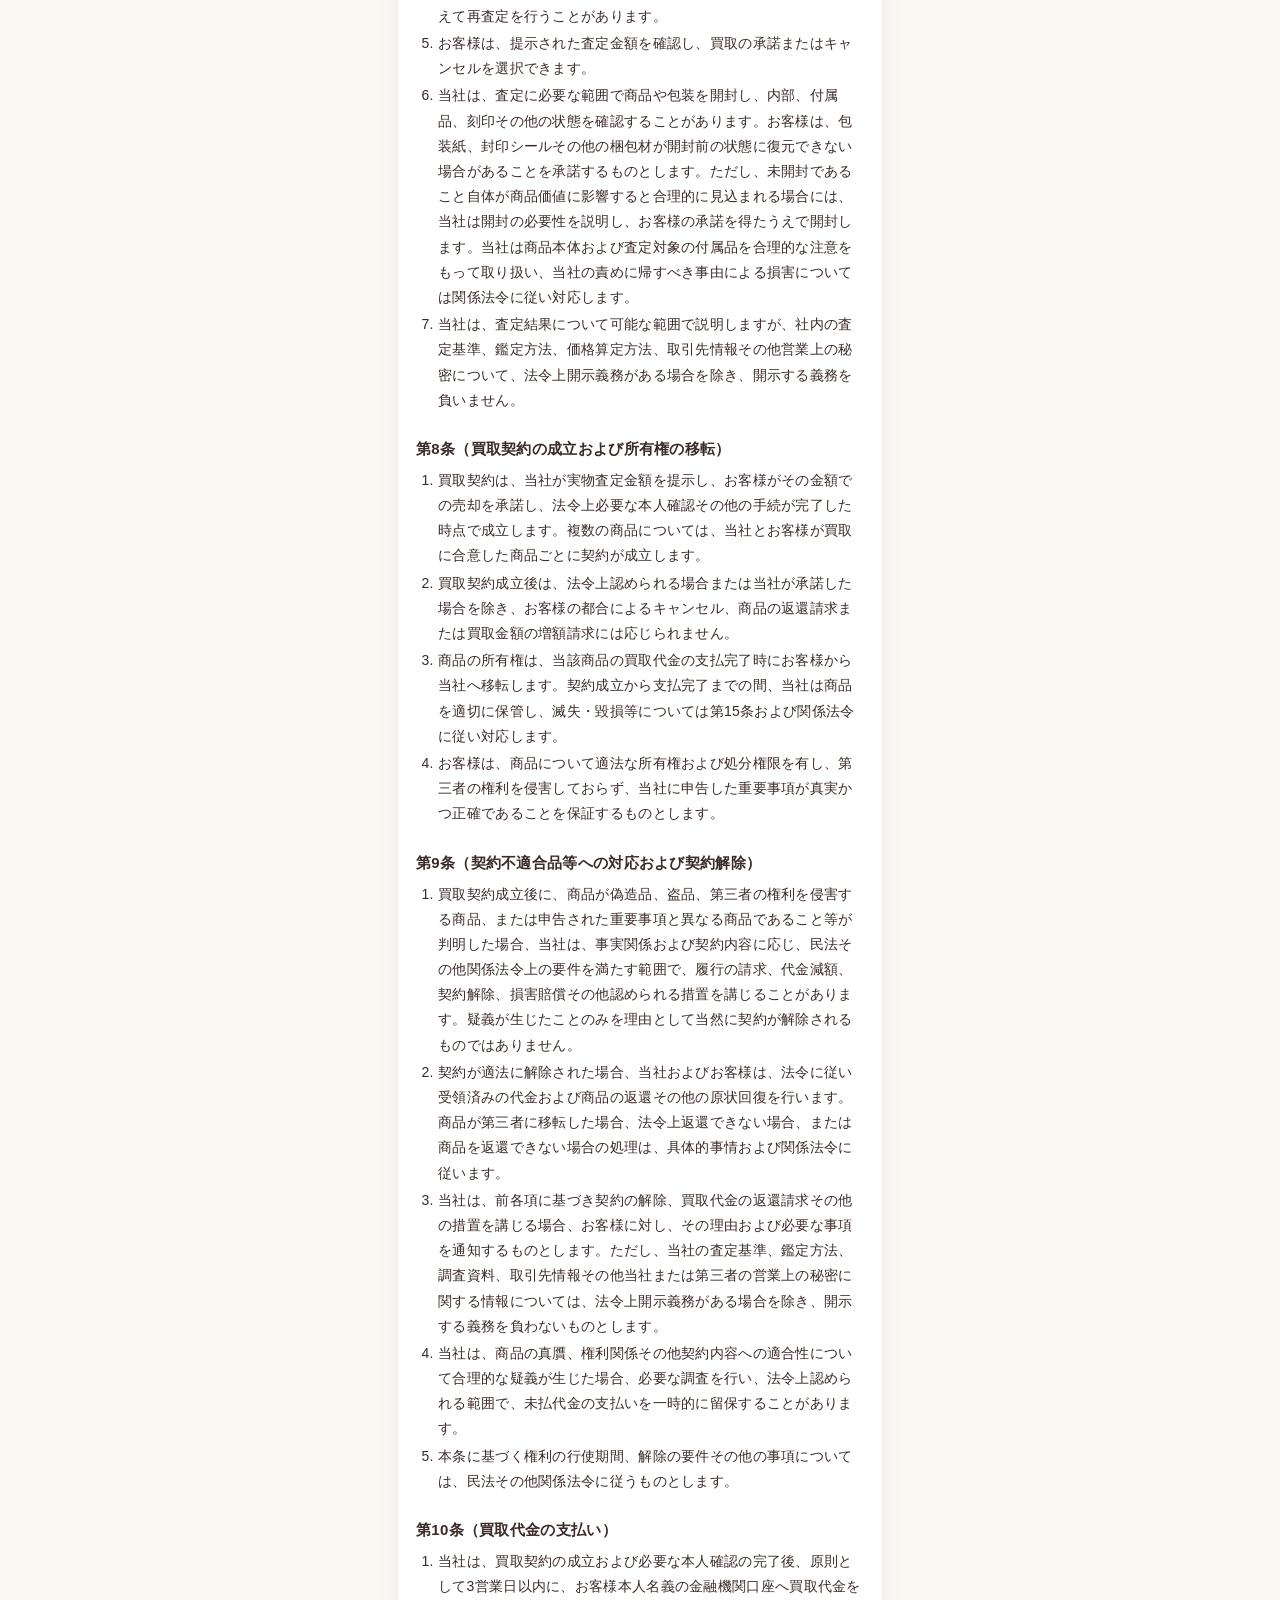
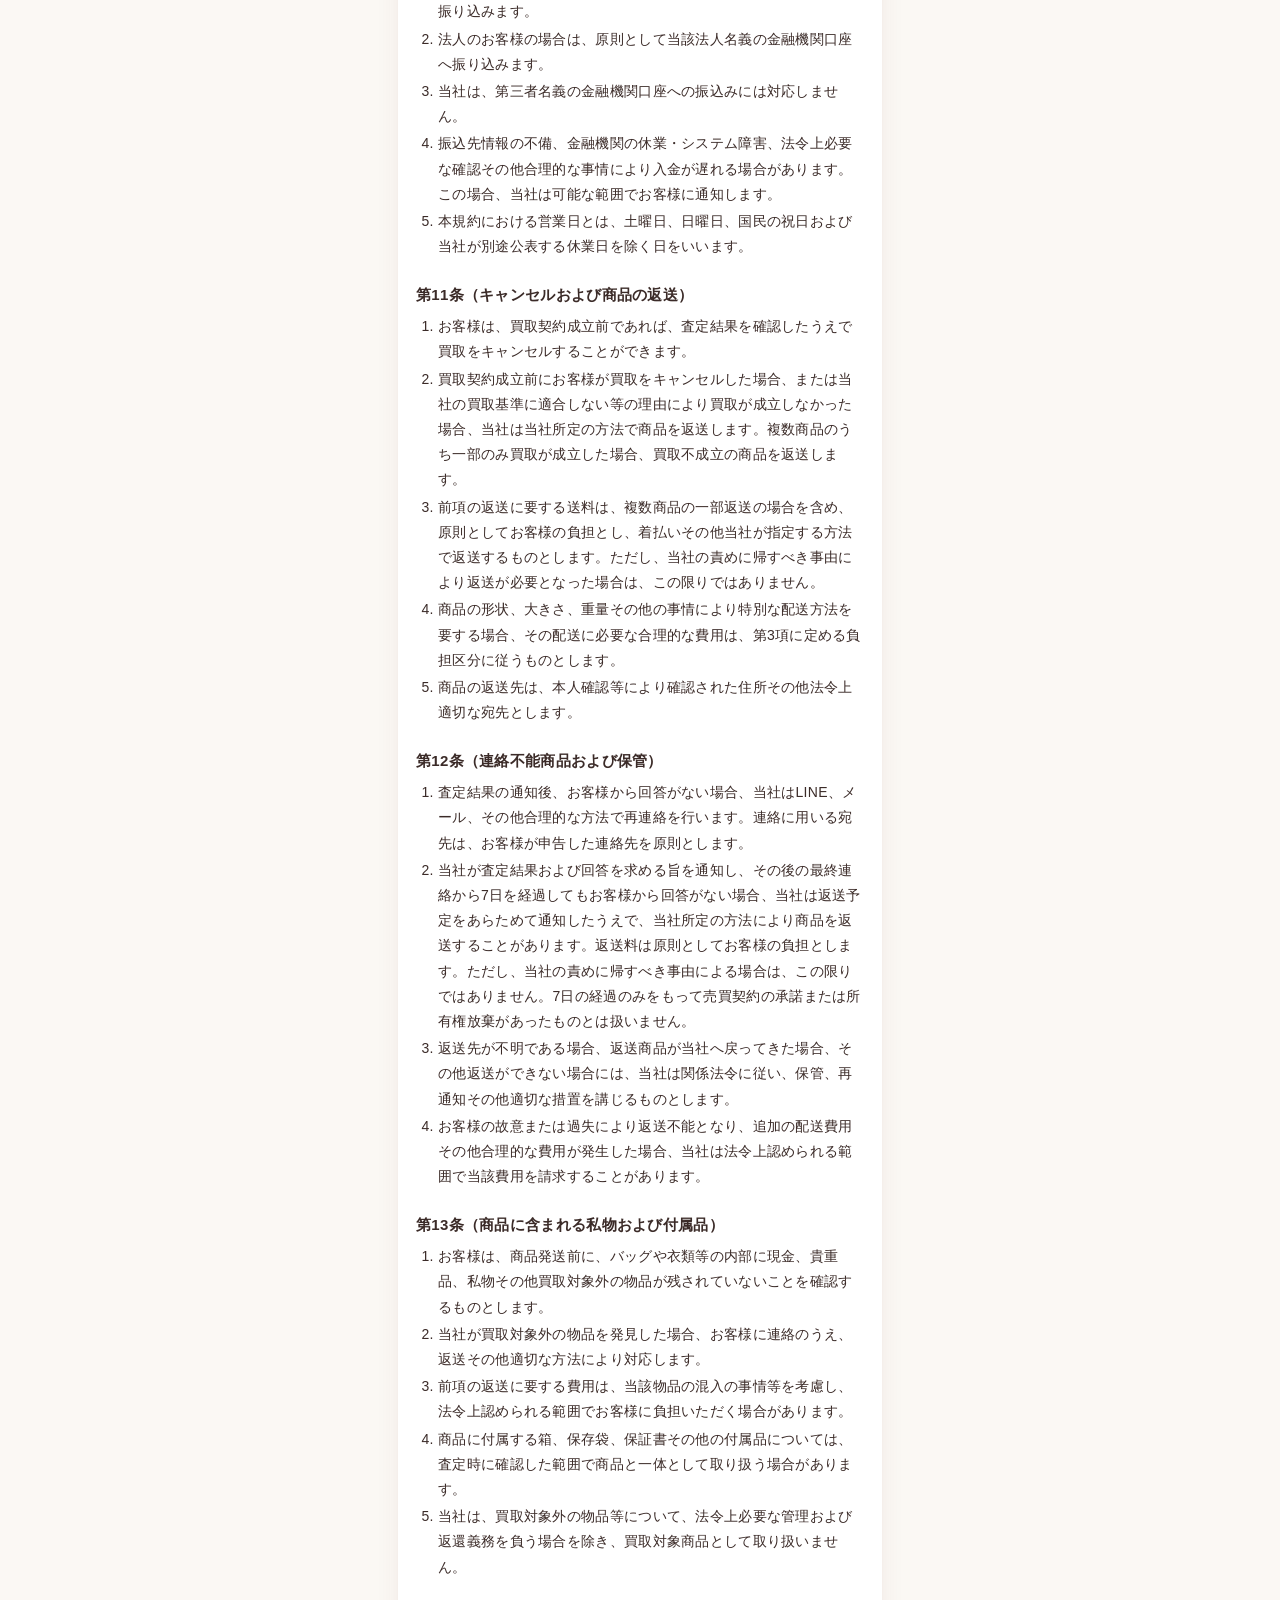
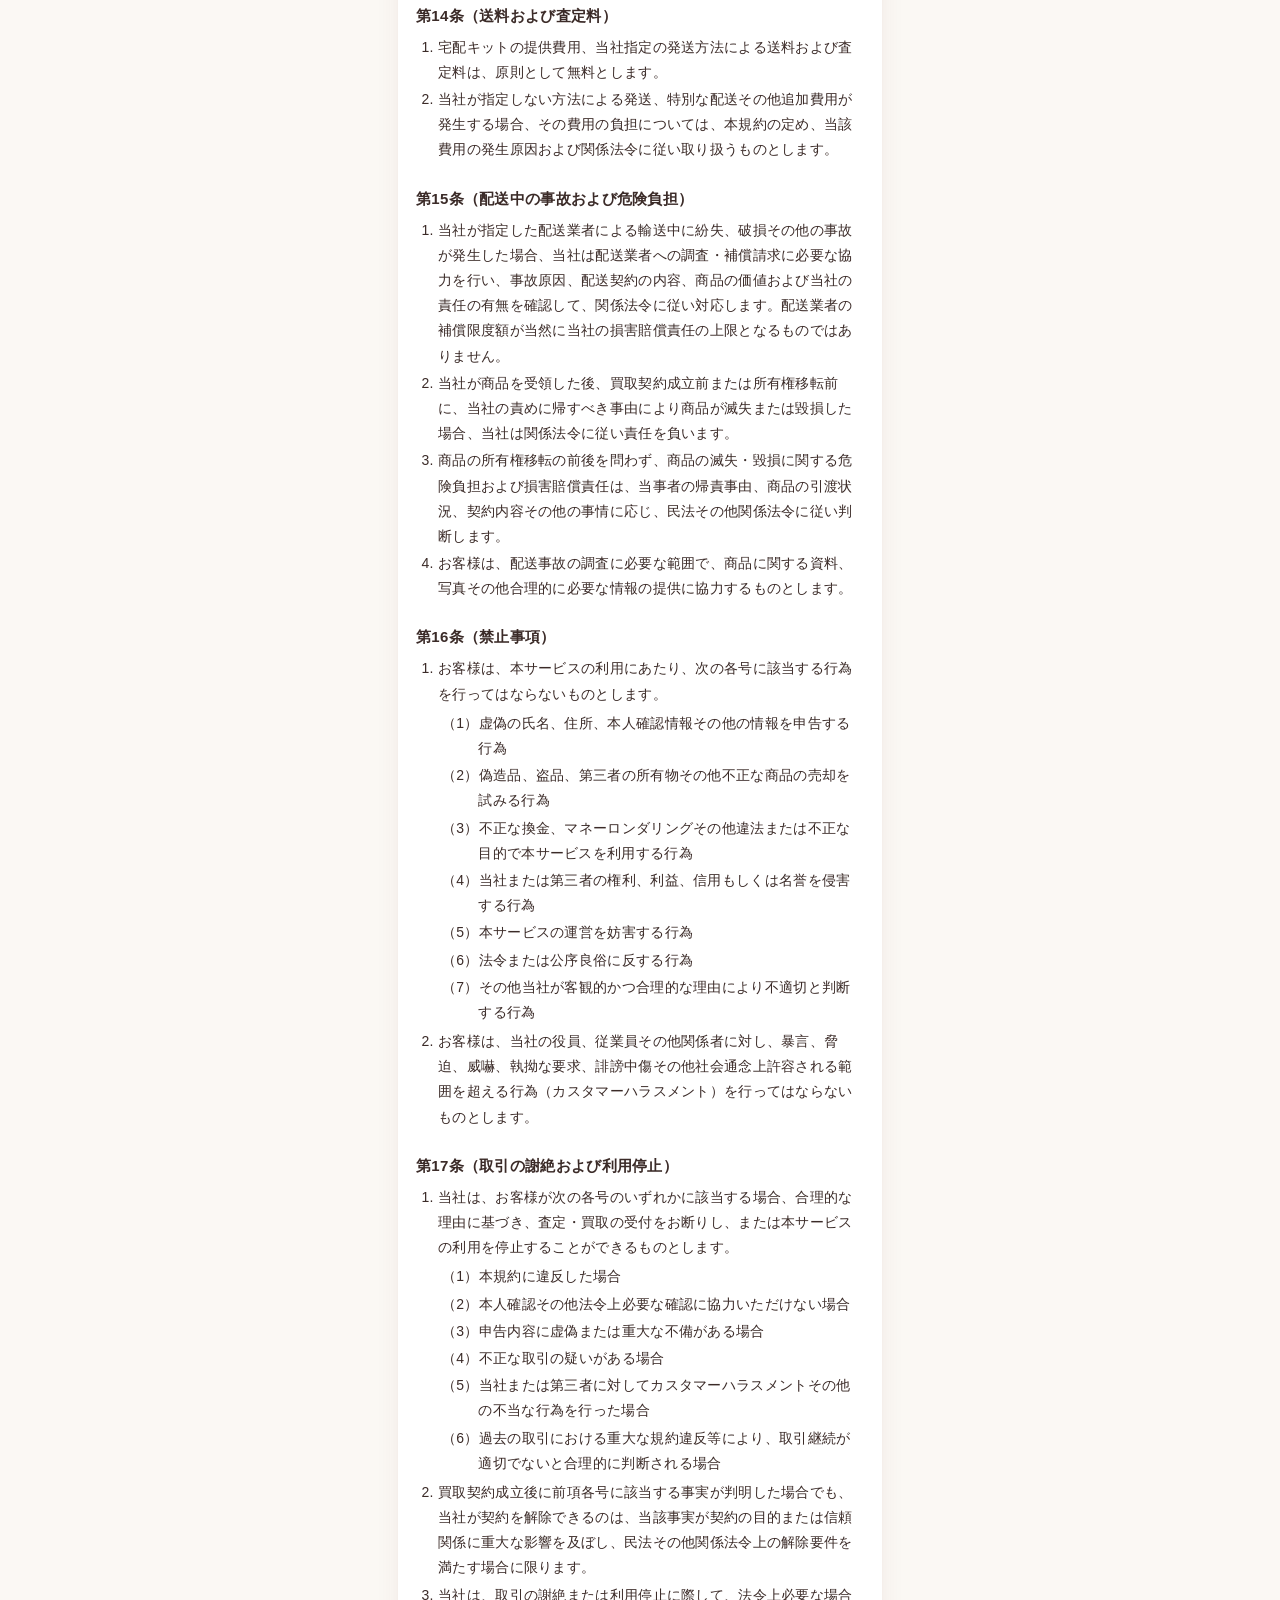
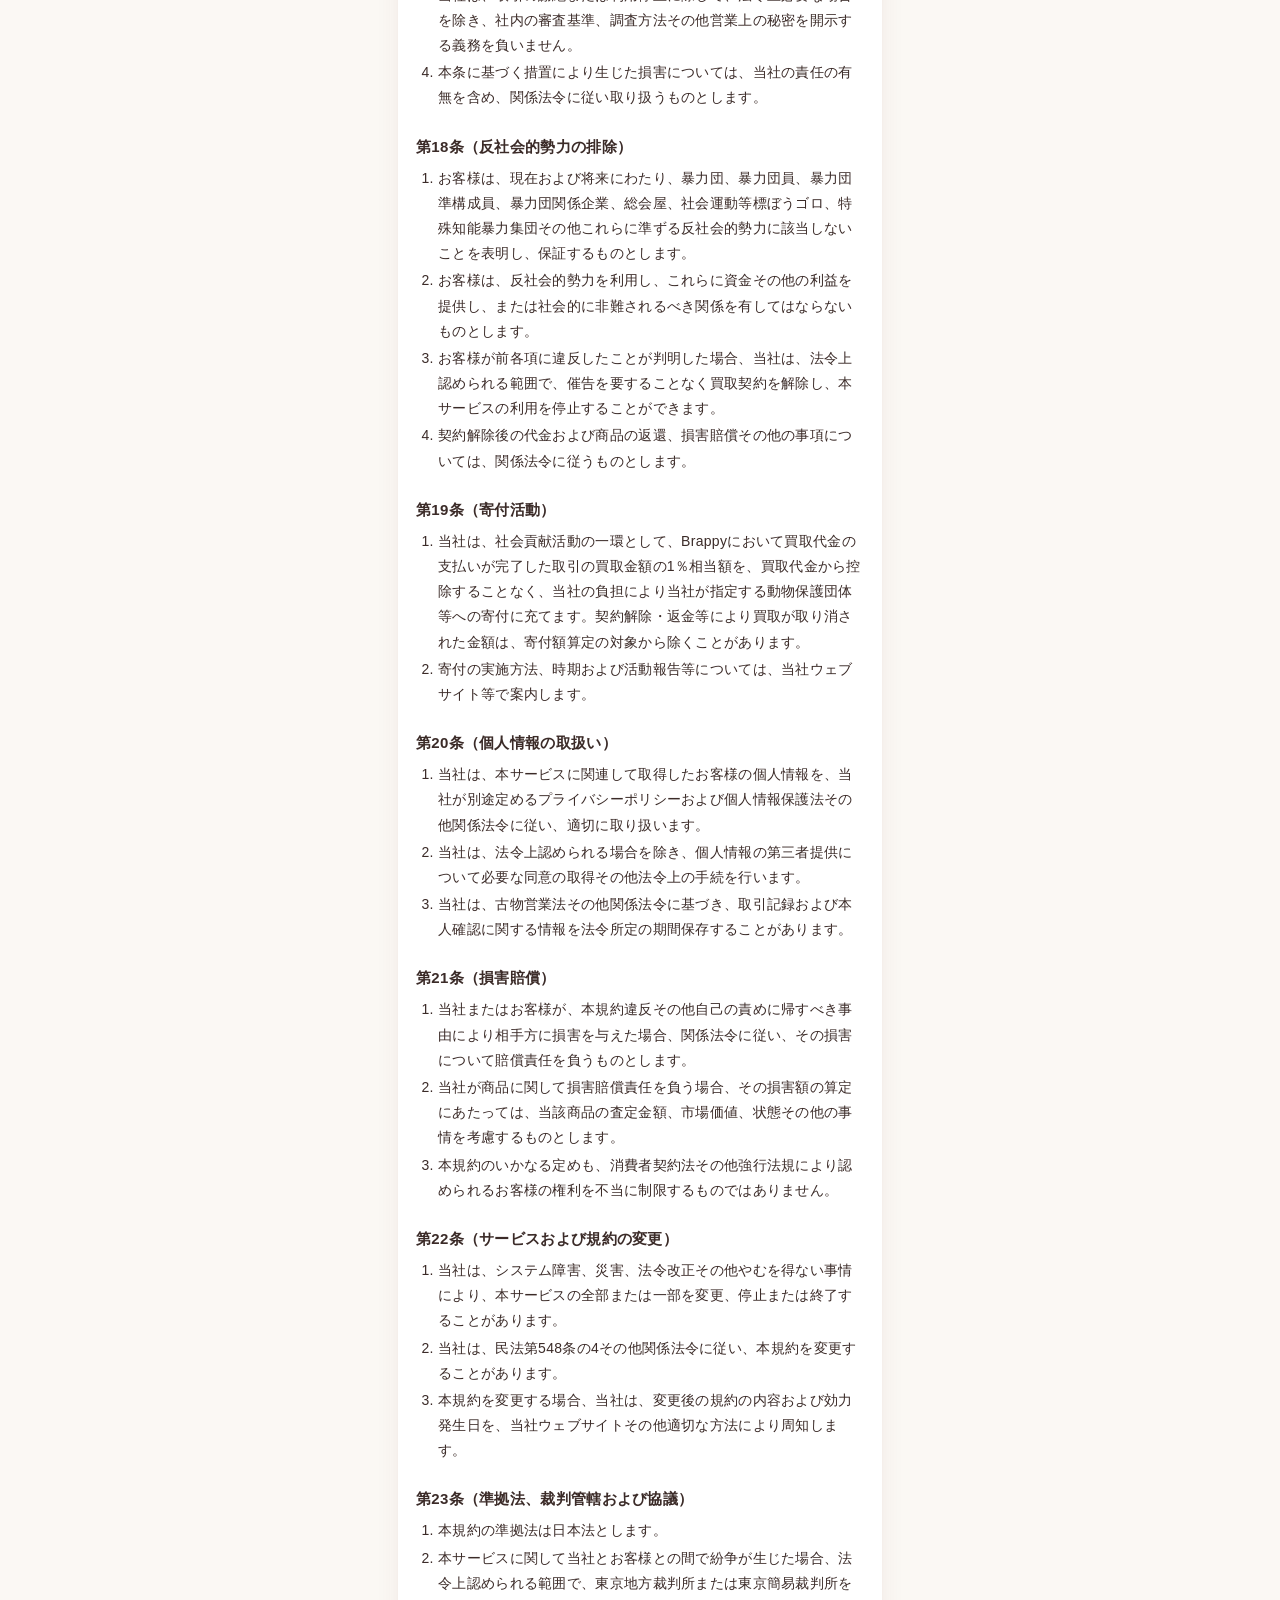
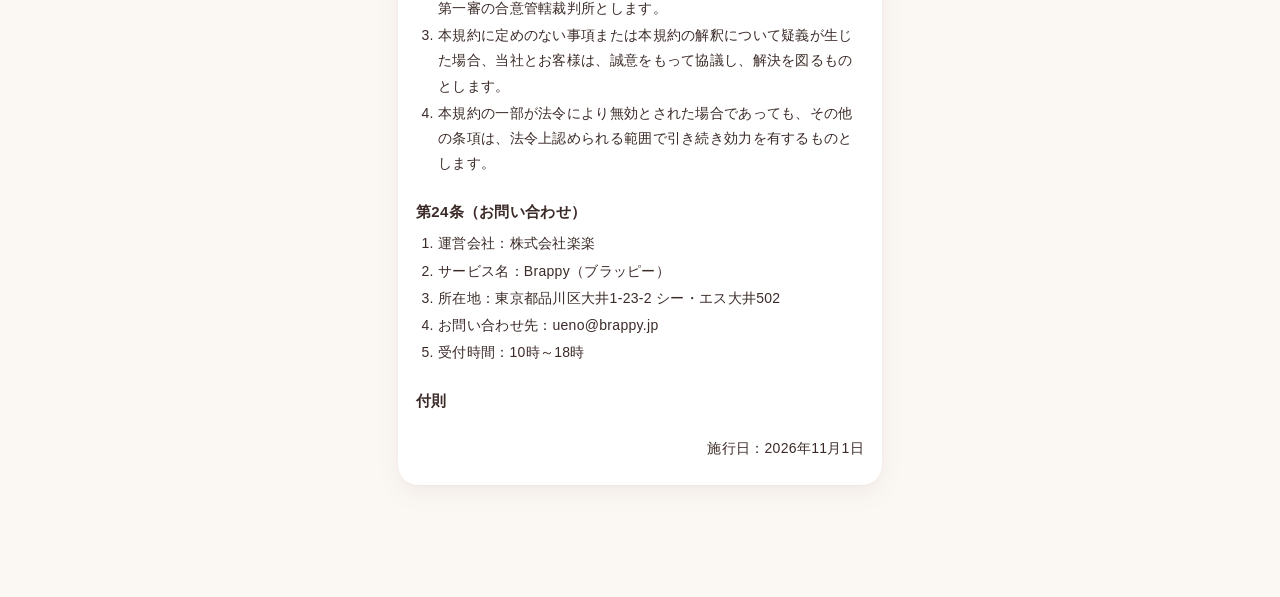
<file: terms.html>
<!DOCTYPE html>
<html lang="ja">
<head>
<meta charset="utf-8">
<meta name="viewport" content="width=device-width,initial-scale=1,viewport-fit=cover">
<meta name="theme-color" content="#fbf8f4">
<meta name="description" content="ブラッピー（Brappy）宅配買取サービスの利用規約です。">
<meta property="og:title" content="Brappy（ブラッピー）宅配買取サービス利用規約">
<meta property="og:description" content="ブラッピー（Brappy）宅配買取サービスの利用規約です。">
<title>Brappy（ブラッピー）宅配買取サービス利用規約</title>
<link rel="stylesheet" href="style.css">
<link rel="icon" href="data:image/svg+xml,<svg xmlns='http://www.w3.org/2000/svg' viewBox='0 0 32 32'><text y='26' font-size='26'>💎</text></svg>">
<style>
  .legal{font-size:14px;line-height:1.8}
  .legal h2{font-size:15px;margin:22px 0 6px}
  .legal p{margin:6px 0}
  .legal ol{margin:6px 0;padding-left:22px}
  .legal ul{margin:6px 0;padding-left:20px}
  .legal li{margin:2px 0}
  .legal ol.sub{list-style:none;padding-left:4px;margin:4px 0}
  .legal ol.sub li{padding-left:2.6em;text-indent:-2.6em}
  .legal .date{margin-top:22px;text-align:right}
</style>
</head>
<body>
<!-- 🔴 生成物。直接直さない。work/legal/build_legal.py で楽楽さまの docx から作る（Brappy_宅配買取サービス利用規約_20261031.docx） -->
<header class="hd"><div class="hd-logo">Brappy</div></header>
<main class="wrap">
  <section class="card legal">
    <h1 class="t1">Brappy（ブラッピー）宅配買取サービス利用規約</h1>
    <p>株式会社楽楽（以下「当社」といいます。）は、当社が運営するブランド品等の宅配買取サービス「Brappy（ブラッピー）」（以下「本サービス」といいます。）について、以下のとおり利用規約（以下「本規約」といいます。）を定めます。</p>
    <p>お客様は、本規約の内容を確認し、同意したうえで本サービスを利用するものとします。</p>
    <h2>第1条（目的および適用範囲）</h2>
    <ol>
      <li value="1">本規約は、本サービスの利用および当社とお客様との間で行われる商品の売買に関する権利義務関係を定めることを目的とします。</li>
      <li value="2">本規約は、本サービスを利用するすべてのお客様に適用されます。</li>
      <li value="3">当社がウェブサイト、LINE公式アカウントその他当社所定の方法であらかじめ提示し、お客様が確認できる状態に置いた利用条件および注意事項は、その内容と適用範囲が明確な限り、本規約と併せて適用されます。</li>
      <li value="4">個別の取引について当社とお客様が明示的に合意した条件が本規約と異なる場合は、当該個別条件を優先します。ただし、法令に反する条件は適用されません。</li>
    </ol>
    <h2>第2条（サービス内容）</h2>
    <ol>
      <li value="1">本サービスは、お客様からブランドバッグ、財布、時計、アクセサリー、衣類その他当社が取り扱う商品（以下「商品」といいます。）を宅配方式によりお預かりし、査定および買取を行うサービスです。</li>
      <li value="2">当社は、商品のブランド、真贋、状態、付属品、市場相場、再販売の可能性その他の事情を総合的に考慮し、査定金額を決定します。</li>
      <li value="3">当社は、取扱対象商品、査定基準その他本サービスの内容を合理的な範囲で変更することがあります。</li>
      <li value="4">当社は、すべての商品について査定金額の提示または買取を保証するものではありません。</li>
    </ol>
    <h2>第3条（利用資格）</h2>
    <ol>
      <li value="1">本サービスを利用できるお客様は、次の各号の条件をすべて満たす方とします。<ol class="sub"><li>（1）満18歳以上であること。</li><li>（2）日本国内に住所を有すること。</li><li>（3）商品について適法な所有権および処分権限を有すること。</li><li>（4）古物営業法その他関係法令に基づく本人確認に協力できること。</li><li>（5）当社が指定する代金支払方法を利用できること。</li><li>（6）反社会的勢力に該当せず、これらと社会的に非難されるべき関係を有しないこと。</li></ol></li>
      <li value="2">当社は、18歳以上であっても高校生のお客様については、本サービスの利用をお断りします。</li>
      <li value="3">法人のお客様については、法人の存在、取引担当者の本人確認および取引権限を確認できることを利用条件とします。</li>
      <li value="4">法令上、代理人、後見人、保佐人その他の者の同意または権限確認が必要な場合、当社は必要な確認が完了するまで取引をお断りすることがあります。</li>
    </ol>
    <h2>第4条（申込みおよび宅配キット）</h2>
    <ol>
      <li value="1">お客様は、当社ウェブサイト、LINE公式アカウント、マイページその他当社が指定する方法により買取を申し込むものとします。</li>
      <li value="2">お客様は、申込みに際して正確かつ最新の情報を申告するものとします。</li>
      <li value="3">当社は、必要に応じて宅配キットをお客様へ送付します。</li>
      <li value="4">お客様は、商品の輸送中の破損、汚損等を防ぐため、適切に梱包するものとします。</li>
      <li value="5">商品の発送は、原則として当社が指定または手配する集荷方法によるものとします。</li>
      <li value="6">当社の事前承諾なく発送された商品については、受領または査定をお断りすることがあります。</li>
      <li value="7">お客様が故意に空箱を発送し、架空の住所を申告し、その他不正または悪質な方法で本サービスを利用したことにより当社に損害が生じた場合、当社は、法令上認められる範囲で、合理的に発生した費用および損害の賠償を請求することがあります。</li>
    </ol>
    <h2>第5条（本人確認）</h2>
    <ol>
      <li value="1">当社は、古物営業法その他関係法令に基づき、お客様の住所、氏名、職業、年齢その他法令上必要な事項を確認します。</li>
      <li value="2">非対面取引における本人確認は、古物営業法施行規則その他関係法令に定める方法で行います。具体的な確認書類、郵便物の送付方法、金融機関口座の確認、発送方法その他の手続は、適用する法定確認方法に応じて当社が案内します。LINEへのログインや本人確認書類の画像送信のみで法定の本人確認が完了するものではありません。</li>
      <li value="3">お客様は、当社が指定する本人確認手続に協力し、必要な書類および情報を正確に提出するものとします。</li>
      <li value="4">本人確認が完了しない場合、当社は買取契約を成立させず、買取代金を支払いません。</li>
      <li value="5">提出された情報に虚偽、不備、矛盾または合理的な疑義が認められる場合、当社は追加資料の提出を求め、または取引をお断りすることがあります。</li>
      <li value="6">法人のお客様については、登記事項証明書、取引担当者の本人確認書類、委任状その他法令および当社の手続上必要な書類の提出を求めます。</li>
    </ol>
    <h2>第6条（買取対象外商品）</h2>
    <ol>
      <li value="1">当社は、次の各号に該当する商品について、買取をお断りすることがあります。<ol class="sub"><li>（1）偽造品、模倣品、盗品、遺失物その他違法性が疑われる商品</li><li>（2）第三者の所有権、担保権その他の権利の対象となっている商品で、売却に必要な権限が確認できないもの</li><li>（3）所有権または処分権限を確認できない商品</li><li>（4）著しい破損、汚損、臭気、劣化等により再販売が困難な商品</li><li>（5）ノーブランド品、ファストファッション商品その他当社の取扱基準に適合しない商品</li><li>（6）法令により売買または取扱いが禁止もしくは制限されている商品</li><li>（7）その他当社が客観的かつ合理的な理由により買取対象外と判断した商品</li></ol></li>
    </ol>
    <h2>第7条（査定）</h2>
    <ol>
      <li value="1">当社は、商品到着後、商品の状態、真贋、付属品、市場価格その他必要な事項を確認し、査定金額を提示します。</li>
      <li value="2">LINE、写真、メールその他の方法による事前査定は概算であり、実物査定の結果と異なる場合があります。</li>
      <li value="3">査定金額には、当社が査定対象として確認した付属品等の価値を含むものとします。</li>
      <li value="4">査定金額の有効期間は、査定結果の通知時に当社が明示します。有効期間が経過した場合、当社は市場相場や商品の状態等を踏まえて再査定を行うことがあります。</li>
      <li value="5">お客様は、提示された査定金額を確認し、買取の承諾またはキャンセルを選択できます。</li>
      <li value="6">当社は、査定に必要な範囲で商品や包装を開封し、内部、付属品、刻印その他の状態を確認することがあります。お客様は、包装紙、封印シールその他の梱包材が開封前の状態に復元できない場合があることを承諾するものとします。ただし、未開封であること自体が商品価値に影響すると合理的に見込まれる場合には、当社は開封の必要性を説明し、お客様の承諾を得たうえで開封します。当社は商品本体および査定対象の付属品を合理的な注意をもって取り扱い、当社の責めに帰すべき事由による損害については関係法令に従い対応します。</li>
      <li value="7">当社は、査定結果について可能な範囲で説明しますが、社内の査定基準、鑑定方法、価格算定方法、取引先情報その他営業上の秘密について、法令上開示義務がある場合を除き、開示する義務を負いません。</li>
    </ol>
    <h2>第8条（買取契約の成立および所有権の移転）</h2>
    <ol>
      <li value="1">買取契約は、当社が実物査定金額を提示し、お客様がその金額での売却を承諾し、法令上必要な本人確認その他の手続が完了した時点で成立します。複数の商品については、当社とお客様が買取に合意した商品ごとに契約が成立します。</li>
      <li value="2">買取契約成立後は、法令上認められる場合または当社が承諾した場合を除き、お客様の都合によるキャンセル、商品の返還請求または買取金額の増額請求には応じられません。</li>
      <li value="3">商品の所有権は、当該商品の買取代金の支払完了時にお客様から当社へ移転します。契約成立から支払完了までの間、当社は商品を適切に保管し、滅失・毀損等については第15条および関係法令に従い対応します。</li>
      <li value="4">お客様は、商品について適法な所有権および処分権限を有し、第三者の権利を侵害しておらず、当社に申告した重要事項が真実かつ正確であることを保証するものとします。</li>
    </ol>
    <h2>第9条（契約不適合品等への対応および契約解除）</h2>
    <ol>
      <li value="1">買取契約成立後に、商品が偽造品、盗品、第三者の権利を侵害する商品、または申告された重要事項と異なる商品であること等が判明した場合、当社は、事実関係および契約内容に応じ、民法その他関係法令上の要件を満たす範囲で、履行の請求、代金減額、契約解除、損害賠償その他認められる措置を講じることがあります。疑義が生じたことのみを理由として当然に契約が解除されるものではありません。</li>
      <li value="2">契約が適法に解除された場合、当社およびお客様は、法令に従い受領済みの代金および商品の返還その他の原状回復を行います。商品が第三者に移転した場合、法令上返還できない場合、または商品を返還できない場合の処理は、具体的事情および関係法令に従います。</li>
      <li value="3">当社は、前各項に基づき契約の解除、買取代金の返還請求その他の措置を講じる場合、お客様に対し、その理由および必要な事項を通知するものとします。ただし、当社の査定基準、鑑定方法、調査資料、取引先情報その他当社または第三者の営業上の秘密に関する情報については、法令上開示義務がある場合を除き、開示する義務を負わないものとします。</li>
      <li value="4">当社は、商品の真贋、権利関係その他契約内容への適合性について合理的な疑義が生じた場合、必要な調査を行い、法令上認められる範囲で、未払代金の支払いを一時的に留保することがあります。</li>
      <li value="5">本条に基づく権利の行使期間、解除の要件その他の事項については、民法その他関係法令に従うものとします。</li>
    </ol>
    <h2>第10条（買取代金の支払い）</h2>
    <ol>
      <li value="1">当社は、買取契約の成立および必要な本人確認の完了後、原則として3営業日以内に、お客様本人名義の金融機関口座へ買取代金を振り込みます。</li>
      <li value="2">法人のお客様の場合は、原則として当該法人名義の金融機関口座へ振り込みます。</li>
      <li value="3">当社は、第三者名義の金融機関口座への振込みには対応しません。</li>
      <li value="4">振込先情報の不備、金融機関の休業・システム障害、法令上必要な確認その他合理的な事情により入金が遅れる場合があります。この場合、当社は可能な範囲でお客様に通知します。</li>
      <li value="5">本規約における営業日とは、土曜日、日曜日、国民の祝日および当社が別途公表する休業日を除く日をいいます。</li>
    </ol>
    <h2>第11条（キャンセルおよび商品の返送）</h2>
    <ol>
      <li value="1">お客様は、買取契約成立前であれば、査定結果を確認したうえで買取をキャンセルすることができます。</li>
      <li value="2">買取契約成立前にお客様が買取をキャンセルした場合、または当社の買取基準に適合しない等の理由により買取が成立しなかった場合、当社は当社所定の方法で商品を返送します。複数商品のうち一部のみ買取が成立した場合、買取不成立の商品を返送します。</li>
      <li value="3">前項の返送に要する送料は、複数商品の一部返送の場合を含め、原則としてお客様の負担とし、着払いその他当社が指定する方法で返送するものとします。ただし、当社の責めに帰すべき事由により返送が必要となった場合は、この限りではありません。</li>
      <li value="4">商品の形状、大きさ、重量その他の事情により特別な配送方法を要する場合、その配送に必要な合理的な費用は、第3項に定める負担区分に従うものとします。</li>
      <li value="5">商品の返送先は、本人確認等により確認された住所その他法令上適切な宛先とします。</li>
    </ol>
    <h2>第12条（連絡不能商品および保管）</h2>
    <ol>
      <li value="1">査定結果の通知後、お客様から回答がない場合、当社はLINE、メール、その他合理的な方法で再連絡を行います。連絡に用いる宛先は、お客様が申告した連絡先を原則とします。</li>
      <li value="2">当社が査定結果および回答を求める旨を通知し、その後の最終連絡から7日を経過してもお客様から回答がない場合、当社は返送予定をあらためて通知したうえで、当社所定の方法により商品を返送することがあります。返送料は原則としてお客様の負担とします。ただし、当社の責めに帰すべき事由による場合は、この限りではありません。7日の経過のみをもって売買契約の承諾または所有権放棄があったものとは扱いません。</li>
      <li value="3">返送先が不明である場合、返送商品が当社へ戻ってきた場合、その他返送ができない場合には、当社は関係法令に従い、保管、再通知その他適切な措置を講じるものとします。</li>
      <li value="4">お客様の故意または過失により返送不能となり、追加の配送費用その他合理的な費用が発生した場合、当社は法令上認められる範囲で当該費用を請求することがあります。</li>
    </ol>
    <h2>第13条（商品に含まれる私物および付属品）</h2>
    <ol>
      <li value="1">お客様は、商品発送前に、バッグや衣類等の内部に現金、貴重品、私物その他買取対象外の物品が残されていないことを確認するものとします。</li>
      <li value="2">当社が買取対象外の物品を発見した場合、お客様に連絡のうえ、返送その他適切な方法により対応します。</li>
      <li value="3">前項の返送に要する費用は、当該物品の混入の事情等を考慮し、法令上認められる範囲でお客様に負担いただく場合があります。</li>
      <li value="4">商品に付属する箱、保存袋、保証書その他の付属品については、査定時に確認した範囲で商品と一体として取り扱う場合があります。</li>
      <li value="5">当社は、買取対象外の物品等について、法令上必要な管理および返還義務を負う場合を除き、買取対象商品として取り扱いません。</li>
    </ol>
    <h2>第14条（送料および査定料）</h2>
    <ol>
      <li value="1">宅配キットの提供費用、当社指定の発送方法による送料および査定料は、原則として無料とします。</li>
      <li value="2">当社が指定しない方法による発送、特別な配送その他追加費用が発生する場合、その費用の負担については、本規約の定め、当該費用の発生原因および関係法令に従い取り扱うものとします。</li>
    </ol>
    <h2>第15条（配送中の事故および危険負担）</h2>
    <ol>
      <li value="1">当社が指定した配送業者による輸送中に紛失、破損その他の事故が発生した場合、当社は配送業者への調査・補償請求に必要な協力を行い、事故原因、配送契約の内容、商品の価値および当社の責任の有無を確認して、関係法令に従い対応します。配送業者の補償限度額が当然に当社の損害賠償責任の上限となるものではありません。</li>
      <li value="2">当社が商品を受領した後、買取契約成立前または所有権移転前に、当社の責めに帰すべき事由により商品が滅失または毀損した場合、当社は関係法令に従い責任を負います。</li>
      <li value="3">商品の所有権移転の前後を問わず、商品の滅失・毀損に関する危険負担および損害賠償責任は、当事者の帰責事由、商品の引渡状況、契約内容その他の事情に応じ、民法その他関係法令に従い判断します。</li>
      <li value="4">お客様は、配送事故の調査に必要な範囲で、商品に関する資料、写真その他合理的に必要な情報の提供に協力するものとします。</li>
    </ol>
    <h2>第16条（禁止事項）</h2>
    <ol>
      <li value="1">お客様は、本サービスの利用にあたり、次の各号に該当する行為を行ってはならないものとします。<ol class="sub"><li>（1）虚偽の氏名、住所、本人確認情報その他の情報を申告する行為</li><li>（2）偽造品、盗品、第三者の所有物その他不正な商品の売却を試みる行為</li><li>（3）不正な換金、マネーロンダリングその他違法または不正な目的で本サービスを利用する行為</li><li>（4）当社または第三者の権利、利益、信用もしくは名誉を侵害する行為</li><li>（5）本サービスの運営を妨害する行為</li><li>（6）法令または公序良俗に反する行為</li><li>（7）その他当社が客観的かつ合理的な理由により不適切と判断する行為</li></ol></li>
      <li value="2">お客様は、当社の役員、従業員その他関係者に対し、暴言、脅迫、威嚇、執拗な要求、誹謗中傷その他社会通念上許容される範囲を超える行為（カスタマーハラスメント）を行ってはならないものとします。</li>
    </ol>
    <h2>第17条（取引の謝絶および利用停止）</h2>
    <ol>
      <li value="1">当社は、お客様が次の各号のいずれかに該当する場合、合理的な理由に基づき、査定・買取の受付をお断りし、または本サービスの利用を停止することができるものとします。<ol class="sub"><li>（1）本規約に違反した場合</li><li>（2）本人確認その他法令上必要な確認に協力いただけない場合</li><li>（3）申告内容に虚偽または重大な不備がある場合</li><li>（4）不正な取引の疑いがある場合</li><li>（5）当社または第三者に対してカスタマーハラスメントその他の不当な行為を行った場合</li><li>（6）過去の取引における重大な規約違反等により、取引継続が適切でないと合理的に判断される場合</li></ol></li>
      <li value="2">買取契約成立後に前項各号に該当する事実が判明した場合でも、当社が契約を解除できるのは、当該事実が契約の目的または信頼関係に重大な影響を及ぼし、民法その他関係法令上の解除要件を満たす場合に限ります。</li>
      <li value="3">当社は、取引の謝絶または利用停止に際して、法令上必要な場合を除き、社内の審査基準、調査方法その他営業上の秘密を開示する義務を負いません。</li>
      <li value="4">本条に基づく措置により生じた損害については、当社の責任の有無を含め、関係法令に従い取り扱うものとします。</li>
    </ol>
    <h2>第18条（反社会的勢力の排除）</h2>
    <ol>
      <li value="1">お客様は、現在および将来にわたり、暴力団、暴力団員、暴力団準構成員、暴力団関係企業、総会屋、社会運動等標ぼうゴロ、特殊知能暴力集団その他これらに準ずる反社会的勢力に該当しないことを表明し、保証するものとします。</li>
      <li value="2">お客様は、反社会的勢力を利用し、これらに資金その他の利益を提供し、または社会的に非難されるべき関係を有してはならないものとします。</li>
      <li value="3">お客様が前各項に違反したことが判明した場合、当社は、法令上認められる範囲で、催告を要することなく買取契約を解除し、本サービスの利用を停止することができます。</li>
      <li value="4">契約解除後の代金および商品の返還、損害賠償その他の事項については、関係法令に従うものとします。</li>
    </ol>
    <h2>第19条（寄付活動）</h2>
    <ol>
      <li value="1">当社は、社会貢献活動の一環として、Brappyにおいて買取代金の支払いが完了した取引の買取金額の1％相当額を、買取代金から控除することなく、当社の負担により当社が指定する動物保護団体等への寄付に充てます。契約解除・返金等により買取が取り消された金額は、寄付額算定の対象から除くことがあります。</li>
      <li value="2">寄付の実施方法、時期および活動報告等については、当社ウェブサイト等で案内します。</li>
    </ol>
    <h2>第20条（個人情報の取扱い）</h2>
    <ol>
      <li value="1">当社は、本サービスに関連して取得したお客様の個人情報を、当社が別途定めるプライバシーポリシーおよび個人情報保護法その他関係法令に従い、適切に取り扱います。</li>
      <li value="2">当社は、法令上認められる場合を除き、個人情報の第三者提供について必要な同意の取得その他法令上の手続を行います。</li>
      <li value="3">当社は、古物営業法その他関係法令に基づき、取引記録および本人確認に関する情報を法令所定の期間保存することがあります。</li>
    </ol>
    <h2>第21条（損害賠償）</h2>
    <ol>
      <li value="1">当社またはお客様が、本規約違反その他自己の責めに帰すべき事由により相手方に損害を与えた場合、関係法令に従い、その損害について賠償責任を負うものとします。</li>
      <li value="2">当社が商品に関して損害賠償責任を負う場合、その損害額の算定にあたっては、当該商品の査定金額、市場価値、状態その他の事情を考慮するものとします。</li>
      <li value="3">本規約のいかなる定めも、消費者契約法その他強行法規により認められるお客様の権利を不当に制限するものではありません。</li>
    </ol>
    <h2>第22条（サービスおよび規約の変更）</h2>
    <ol>
      <li value="1">当社は、システム障害、災害、法令改正その他やむを得ない事情により、本サービスの全部または一部を変更、停止または終了することがあります。</li>
      <li value="2">当社は、民法第548条の4その他関係法令に従い、本規約を変更することがあります。</li>
      <li value="3">本規約を変更する場合、当社は、変更後の規約の内容および効力発生日を、当社ウェブサイトその他適切な方法により周知します。</li>
    </ol>
    <h2>第23条（準拠法、裁判管轄および協議）</h2>
    <ol>
      <li value="1">本規約の準拠法は日本法とします。</li>
      <li value="2">本サービスに関して当社とお客様との間で紛争が生じた場合、法令上認められる範囲で、東京地方裁判所または東京簡易裁判所を第一審の合意管轄裁判所とします。</li>
      <li value="3">本規約に定めのない事項または本規約の解釈について疑義が生じた場合、当社とお客様は、誠意をもって協議し、解決を図るものとします。</li>
      <li value="4">本規約の一部が法令により無効とされた場合であっても、その他の条項は、法令上認められる範囲で引き続き効力を有するものとします。</li>
    </ol>
    <h2>第24条（お問い合わせ）</h2>
    <ol>
      <li value="1">運営会社：株式会社楽楽</li>
      <li value="2">サービス名：Brappy（ブラッピー）</li>
      <li value="3">所在地：東京都品川区大井1-23-2 シー・エス大井502</li>
      <li value="4">お問い合わせ先：ueno@brappy.jp</li>
      <li value="5">受付時間：10時～18時</li>
    </ol>
    <h2>付則</h2>
    <p class="date">施行日：2026年11月1日</p>
  </section>
</main>
</body>
</html>
</file>
<file: style.css>
/* ブラッピー マイページ・お申し込み — スマートフォン前提（LINEアプリ内ブラウザで開く）
   261016 全面改装：温かみのある白地に黒とゴールド → 261017 ブランドのアセット（赤いハートのロゴ・クリーム地・肉球）に合わせて
   白×ブラッピーレッドへ。ロジックは app.js のまま、見た目と操作感だけを変えた。本デザインが来たら、ここの変数とロゴを差し替える。
   🔴 app.js が組み立てる部品のクラス（.pill .flow li.done/.now .items .nm .amt .checks b.st-* .kits .kb
      .shot-box.set .pick-list .prefill .field-err .busy .spinner .sk など）は名前を変えない */
:root{
  --bg:#fbf8f4; --card:#fff; --ink:#3b2b28; --sub:#7d6b67; --mute:#ab9c98; --line:#f1e3df;
  --brand:#d62a36; --red:#d62a36; --red-ink:#b8232e; --pink:#fbe9e9; --pink-line:#f3c9c9;
  --accent:#d62a36; --accent-ink:#fff;
  --ok:#3b8a3a; --ok-soft:#eef5e4; --warn:#b7791f; --warn-soft:#fdf4e3;
  --danger:#c53030; --danger-soft:#fdeeee;
  --line-green:#06c755;
  --hero1:#fbe9e9; --hero2:#fdf1ef;
  --r:20px; --r-sm:14px; --pad:18px;
  --shadow:0 1px 2px rgba(120,60,60,.04),0 8px 24px rgba(120,60,60,.07);
  --shadow-lg:0 12px 40px rgba(120,60,60,.18);
  --tab-h:64px;
}
*{box-sizing:border-box; -webkit-tap-highlight-color:transparent}
/* 🔴 作者スタイルの display は UA の [hidden]{display:none} を上書きする（260919 実測）。 */
[hidden]{display:none!important}
html,body{margin:0;padding:0}
body{
  background:var(--bg); color:var(--ink);
  font-family:"Hiragino Sans","Hiragino Kaku Gothic ProN",-apple-system,BlinkMacSystemFont,
              "Noto Sans JP","Yu Gothic UI",sans-serif;
  font-size:15px; line-height:1.7; letter-spacing:.02em; -webkit-text-size-adjust:100%;
  -webkit-font-smoothing:antialiased;
  padding-bottom:calc(var(--tab-h) + 16px + env(safe-area-inset-bottom));
}
body[data-page="apply"]{padding-bottom:calc(24px + env(safe-area-inset-bottom))}
button,input,select{font:inherit;color:inherit;letter-spacing:inherit}
button{cursor:pointer}
a{color:inherit}

/* ---- ヘッダ ---- */
.hd{
  position:sticky; top:0; z-index:30; display:flex; align-items:center;
  justify-content:space-between; gap:8px;
  padding:12px var(--pad); padding-top:calc(12px + env(safe-area-inset-top));
  background:rgba(251,248,244,.86); color:var(--ink);
  -webkit-backdrop-filter:saturate(180%) blur(16px); backdrop-filter:saturate(180%) blur(16px);
  border-bottom:1px solid rgba(214,42,54,.08);
}
/* ロゴ：261029 納品のロゴの B のマークだけ（logo.png＝高さ 120px の透過 PNG）。文字「Brappy」は読み上げ用に残し、見た目は画像 */
.hd-logo{display:inline-block; width:32px; height:40px; flex:none; overflow:hidden; white-space:nowrap;
  text-indent:120%; color:transparent; background:no-repeat left center/contain url("logo.png")}
.hd-logo-old::before{content:""; width:22px; height:22px; flex:none; background:no-repeat center/contain
  url("data:image/svg+xml,%3Csvg xmlns='http://www.w3.org/2000/svg' viewBox='0 0 24 24'%3E%3Cpath fill='%23d62a36' d='M12 21.5l-1.3-1.2C5.6 15.7 2.5 12.9 2.5 9.3 2.5 6.4 4.8 4 7.7 4c1.7 0 3.3.8 4.3 2.1C13 4.8 14.6 4 16.3 4c2.9 0 5.2 2.4 5.2 5.3 0 3.6-3.1 6.4-8.2 11z'/%3E%3Cpath fill='none' stroke='%23fff' stroke-width='1.8' stroke-linecap='round' stroke-linejoin='round' d='M9.5 8.2v8h3a2 2 0 0 0 0-4h-3m0 0h2.6a2 2 0 0 0 0-4H9.5'/%3E%3C/svg%3E")}
button.hd-logo{background-color:transparent; border:0; padding:0; color:transparent}
.hd-out{background:var(--card); border:1px solid var(--line); color:var(--sub);
  border-radius:999px; padding:5px 14px; font-size:12px}

/* ---- タブバー ---- */
.tabbar{
  position:fixed; left:0; right:0; bottom:0; z-index:30; display:flex;
  background:rgba(255,255,255,.9); border-top:1px solid rgba(214,42,54,.08);
  -webkit-backdrop-filter:saturate(180%) blur(16px); backdrop-filter:saturate(180%) blur(16px);
  padding-bottom:env(safe-area-inset-bottom);
}
.tabbar button{
  flex:1; background:none; border:0; height:var(--tab-h); padding:0;
  font-size:10.5px; color:var(--mute); display:flex; flex-direction:column;
  align-items:center; justify-content:center; gap:3px; position:relative; transition:color .15s;
}
.tabbar svg{width:24px; height:24px; stroke:currentColor; fill:none; stroke-width:1.8;
  stroke-linecap:round; stroke-linejoin:round}
.tabbar button.on{color:var(--red); font-weight:700}
.tabbar button.on::before{content:""; position:absolute; top:0; width:22px; height:3px;
  border-radius:0 0 3px 3px; background:var(--red)}

/* ---- レイアウト ---- */
.wrap{max-width:520px; margin:0 auto; padding:14px var(--pad) var(--pad)}
/* 画面が切り替わるときにふわっと出す */
.wrap > *{animation:rise .32s cubic-bezier(.2,.7,.2,1) both}
.wrap > *:nth-child(2){animation-delay:.03s}
.wrap > *:nth-child(3){animation-delay:.06s}
.wrap > *:nth-child(4){animation-delay:.09s}
.wrap > *:nth-child(n+5){animation-delay:.12s}
@keyframes rise{from{opacity:0; transform:translateY(8px)} to{opacity:1; transform:none}}

.loading{text-align:center; padding:96px 0}
/* 読み込み中のくるくる（GIF を使わず CSS で回す。どの解像度でもにじまない） */
.spinner{display:inline-block; width:38px; height:38px; border-radius:50%;
  border:3px solid var(--pink); border-top-color:var(--red); animation:spin .75s linear infinite}
@keyframes spin{to{transform:rotate(360deg)}}
@media (prefers-reduced-motion: reduce){.spinner{animation-duration:2.4s} .wrap > *{animation:none}}
/* 通信中に画面へ薄くかぶせる白（押せないようにして二度押しを防ぐ） */
.busy{position:fixed; inset:0; z-index:100; display:flex; align-items:center; justify-content:center;
  background:rgba(251,248,244,.62); opacity:0; visibility:hidden; transition:opacity .18s, visibility .18s}
/* くるくる以外は透明（周りに円を敷かない。261017 実機で円が浮いて見えた） */
.busy .spinner{box-shadow:none; background:transparent}
.busy.on{opacity:1; visibility:visible}

.card{background:var(--card); border-radius:var(--r); padding:var(--pad);
  margin-bottom:14px; box-shadow:var(--shadow)}
.card.center{text-align:center}
.t1{font-size:21px; line-height:1.4; margin:2px 0 8px; font-weight:800; letter-spacing:.03em}
.t2{font-size:13px; margin:22px 0 10px; color:var(--sub); font-weight:700; letter-spacing:.06em}
.card > .t2:first-child,.card > div > .t2:first-child{margin-top:0}
.lead{margin:0 0 16px; color:var(--sub); font-size:13.5px; line-height:1.75}
.note{font-size:12px; color:var(--sub); margin:8px 0 0; line-height:1.7}
.fine{font-size:11px; color:var(--mute); line-height:1.7; margin:16px 6px; text-align:center}
.err{color:var(--danger); font-size:13px; margin:12px 0 0; background:var(--danger-soft);
  border-radius:12px; padding:10px 12px}
.ok{color:var(--ok); font-size:13px; margin:12px 0 0; background:var(--ok-soft);
  border-radius:12px; padding:10px 12px; font-weight:600}
.empty{color:var(--mute); text-align:center; padding:28px 0; font-size:13px}
.back{display:inline-flex; align-items:center; gap:4px; background:var(--card); border:0;
  color:var(--ink); padding:7px 14px 7px 10px; margin:0 0 12px; font-size:13px; font-weight:600;
  border-radius:999px; box-shadow:var(--shadow)}

/* ---- ボタン ---- */
.btn{display:flex; align-items:center; justify-content:center; gap:8px;
  width:100%; min-height:54px; border:0; border-radius:999px;
  font-size:16px; font-weight:700; letter-spacing:.04em; text-decoration:none; margin-top:14px;
  transition:transform .12s, opacity .15s, box-shadow .15s}
.btn:active,.btn-sub:active,.menu button:active,.kits .kb:active,.hist button:active{transform:scale(.98)}
.btn-primary{background:var(--accent); color:var(--accent-ink); box-shadow:0 6px 16px rgba(214,42,54,.22)}
.btn-primary:disabled{opacity:.4; box-shadow:none}
.btn-line{background:var(--line-green); color:#fff; box-shadow:0 6px 16px rgba(6,199,85,.25)}
.btn-line::before{content:""; width:22px; height:22px; flex:none; background:no-repeat center/contain
  url("data:image/svg+xml,%3Csvg xmlns='http://www.w3.org/2000/svg' viewBox='0 0 24 24'%3E%3Cpath fill='%23fff' d='M12 3C6.5 3 2 6.6 2 11c0 3.9 3.5 7.2 8.3 7.9.3.1.8.2.9.5.1.3.1.7 0 1l-.1.9c0 .3-.2 1 .9.6s5.9-3.5 8-6c1.5-1.6 2-3.2 2-4.9C22 6.6 17.5 3 12 3z'/%3E%3C/svg%3E")}
.line-ico{background:#fff;color:var(--line-green);border-radius:5px;padding:1px 6px;font-size:12px;font-weight:800}
.btn-sub{display:flex; align-items:center; justify-content:center; width:100%; min-height:50px;
  margin-top:10px; border:1.5px solid var(--pink-line); background:var(--card); border-radius:999px;
  font-size:14px; font-weight:600; color:var(--red-ink); text-decoration:none; transition:transform .12s}
.sep{position:relative;text-align:center;margin:22px 0 6px;color:var(--mute);font-size:12px}
.sep::before{content:"";position:absolute;left:0;right:0;top:50%;border-top:1px solid var(--line)}
.sep span{position:relative;background:var(--card);padding:0 10px}
/* 送信ボタンは画面の下に貼りつけておく（長いフォームでも押す場所が見える） */
.cta{position:sticky; bottom:calc(10px + env(safe-area-inset-bottom)); z-index:5; margin-top:18px}
body[data-page="mypage"] .cta{bottom:calc(var(--tab-h) + 10px + env(safe-area-inset-bottom))}
/* 入力中（キーボード・選択肢が出ている間）は浮かせない（261022 FB：キーボードの上に乗って入力欄を隠していた） */
body.kb .cta, body[data-page="mypage"].kb .cta{position:static}
body.kb .tabbar{display:none}
/* 必須の撮影枠・古物商の表示（261022 FB） */
.shot-box.invalid{outline:2px solid var(--red); outline-offset:2px}
.kobutsu{font-size:10.5px; color:var(--mute); text-align:center; line-height:1.7; margin:4px 6px 18px}
.cta .btn{margin-top:0}

/* ---- 挨拶 ---- */
.greet{padding:6px 4px 16px}
.greet-name{font-size:22px; font-weight:400; line-height:1.4}
.greet-name b{font-weight:800}
.greet-sub{display:flex; align-items:center; gap:6px; font-size:12px; color:var(--sub); margin-top:2px}
.greet-sub::before{content:""; width:7px; height:7px; border-radius:50%; background:var(--line-green);
  box-shadow:0 0 0 3px rgba(6,199,85,.18)}

/* ---- 案件カード（上半分は淡いピンクのヒーロー。右上に肉球をひとつ） ---- */
.card.case{padding:0; overflow:hidden}
.case-hero{padding:var(--pad) var(--pad) 20px; color:var(--ink); position:relative;
  background:linear-gradient(160deg,var(--hero1),var(--hero2))}
.case-hero::after{content:""; position:absolute; right:14px; top:10px; width:34px; height:34px; opacity:.55;
  background:no-repeat center/contain
  url("data:image/svg+xml,%3Csvg xmlns='http://www.w3.org/2000/svg' viewBox='0 0 24 24' fill='%23d62a36'%3E%3Cellipse cx='7' cy='8' rx='2.2' ry='3'/%3E%3Cellipse cx='17' cy='8' rx='2.2' ry='3'/%3E%3Cellipse cx='3.5' cy='13' rx='1.9' ry='2.6'/%3E%3Cellipse cx='20.5' cy='13' rx='1.9' ry='2.6'/%3E%3Cpath d='M12 11.5c3.5 0 6.5 3 6.5 6 0 2-1.5 3-3 3-1.2 0-2.3-.6-3.5-.6s-2.3.6-3.5.6c-1.5 0-3-1-3-3 0-3 3-6 6.5-6z'/%3E%3C/svg%3E")}
.case-hero.plain::after{display:none}   /* 明細：右上がステータスなので肉球と重ねない */
.case-hero .t2{color:var(--red-ink); margin:0 0 12px}
.case-body{padding:2px var(--pad) var(--pad)}
.card .case-body > .t2:first-child{margin-top:20px}
.case-hd{display:flex;align-items:center;justify-content:space-between;gap:10px}
.rcpt{font-size:13px;color:var(--sub);font-variant-numeric:tabular-nums;letter-spacing:.04em}
.case-hero .rcpt{color:var(--ink); font-size:15px; font-weight:700}
.pill{font-size:12px;font-weight:700;color:#fff;background:var(--sub);
  border-radius:999px;padding:4px 12px;white-space:nowrap;letter-spacing:.04em}

/* フロー帯（ステータスは必ず帯で見せる）：点と線のステップ */
.flow{display:flex; list-style:none; margin:18px 0 2px; padding:0}
.flow li{flex:1 1 0; min-width:0; white-space:nowrap; text-align:center; font-size:9.5px;
  color:var(--mute); position:relative; padding-top:20px; line-height:1.3; margin:0}
.flow li::before{content:""; position:absolute; top:2px; left:50%; transform:translateX(-50%);
  width:11px; height:11px; border-radius:50%; background:#fff; z-index:1;
  box-shadow:0 0 0 2px var(--pink-line)}
.flow li::after{content:""; position:absolute; top:7px; left:50%; width:100%; height:0;
  border-top:2px dotted var(--pink-line)}
.flow li:last-child::after{display:none}
.flow li.done{color:var(--sub); font-weight:400}
.flow li.done::before{background:var(--red); box-shadow:0 0 0 2px var(--red)}
.flow li.done::after{border-top:2px solid var(--red)}
.flow li.now{color:var(--red-ink); font-weight:700}
.flow li.now::before{background:var(--red); width:13px; height:13px; top:1px;
  box-shadow:0 0 0 3px #fff,0 0 0 5px var(--red)}

.kv{display:flex; margin:0; padding:16px 0; gap:0; border-bottom:1px solid var(--line)}
.kv>div{flex:1; text-align:center; position:relative}
.kv>div + div::before{content:""; position:absolute; left:0; top:15%; bottom:15%; width:1px; background:var(--line)}
.kv dt{font-size:11px; color:var(--mute); margin:0; letter-spacing:.06em}
.kv dd{margin:3px 0 0; font-size:14.5px; font-weight:700; line-height:1.45; word-break:keep-all}

.amount{display:flex;align-items:baseline;justify-content:space-between;
  margin-top:6px;padding:14px 16px;border-radius:var(--r-sm);background:var(--pink);
  font-size:12px;color:var(--red-ink);font-weight:700}
.amount b{font-size:24px;color:var(--red);font-variant-numeric:tabular-nums;letter-spacing:.01em}
.total{text-align:center;padding:18px 0 4px}
.total b{display:block;font-size:38px;line-height:1.2;font-weight:800;font-variant-numeric:tabular-nums;letter-spacing:.01em}
.total span{font-size:12px;opacity:.7}
.case-hero .total b{color:var(--red)}

/* ---- 警告カード ---- */
.alert{background:var(--warn-soft); box-shadow:none; border:1px solid #f3dfb8; position:relative; padding-left:56px}
.alert::before{content:"!"; position:absolute; left:18px; top:18px; width:26px; height:26px; border-radius:50%;
  background:var(--warn); color:#fff; font-weight:800; text-align:center; line-height:26px; font-size:15px}
.alert .t2{color:#8a5a12; margin-top:0; font-size:14px; letter-spacing:.03em}
.alert p{margin:0; font-size:13px; color:#6b4a14}
.alert .btn{margin-left:-38px; width:calc(100% + 38px)}

/* ---- メニュー ---- */
.menu button{width:100%; text-align:left; background:var(--card); border:0;
  border-radius:var(--r); padding:17px var(--pad); margin-bottom:12px;
  display:flex; justify-content:space-between; align-items:center;
  box-shadow:var(--shadow); font-size:14.5px; font-weight:600; transition:transform .12s}
.menu i{color:var(--mute); font-style:normal; font-size:20px; line-height:1}

/* ---- 明細 ---- */
.items{list-style:none; margin:0; padding:0}
.items li{display:flex; justify-content:space-between; align-items:center;
  gap:12px; padding:13px 0; border-bottom:1px solid var(--line)}
.items li:last-child{border-bottom:0}
.items li:not(.empty)::before{content:""; flex:none; width:36px; height:36px; border-radius:10px;
  background:var(--pink) no-repeat center/18px
  url("data:image/svg+xml,%3Csvg xmlns='http://www.w3.org/2000/svg' viewBox='0 0 24 24' fill='none' stroke='%23d62a36' stroke-width='1.8' stroke-linecap='round' stroke-linejoin='round'%3E%3Cpath d='M6 7h12l1 13H5L6 7z'/%3E%3Cpath d='M9 7a3 3 0 0 1 6 0'/%3E%3C/svg%3E")}
.items .nm{flex:1; min-width:0}
.items .nm b{display:block; font-weight:700; font-size:14px; line-height:1.45}
.items .nm em{font-style:normal; font-size:11px; color:var(--mute)}
.items .amt{font-weight:800; white-space:nowrap; font-variant-numeric:tabular-nums}
.items li.empty{display:block; padding:22px 8px; line-height:1.7}
.items.edit li::before{display:none}
.items.edit input{width:100%; padding:11px 12px; border:1.5px solid var(--line); border-radius:12px; background:var(--card)}
.comment p{background:var(--pink);border-radius:4px 16px 16px 16px;color:var(--ink);padding:14px;font-size:13.5px;
  margin:0;white-space:pre-wrap;line-height:1.75}
.bank{font-size:14px;margin:0;padding:12px 14px;border-radius:12px;background:var(--bg);font-weight:600}

p.done{color:var(--ok);font-weight:700;text-align:center;margin:16px 0 0;background:var(--ok-soft);
  border-radius:12px;padding:12px}

/* ---- フォーム ---- */
.form{text-align:left}
/* フォームの中の見出しは区切り線つきの段落見出しにする */
.form > .t2,.form > div > .t2{color:var(--ink); font-size:15px; letter-spacing:.03em; margin:26px 0 4px;
  padding-top:22px; border-top:1px solid var(--line)}
.form > .t2:first-child{margin-top:4px; padding-top:0; border-top:0}
.form label{display:block; margin-top:14px; font-size:13px; font-weight:600; color:var(--ink)}
.form input,.form select{
  width:100%; margin-top:6px; padding:0 14px; height:52px; border:1.5px solid var(--line);
  border-radius:var(--r-sm); background:var(--card); font-size:16px; /* iOS の自動ズーム回避 */
  font-weight:400; outline:none; transition:border-color .15s, box-shadow .15s; -webkit-appearance:none; appearance:none;
}
.form select{padding-right:38px; background:var(--card) no-repeat right 14px center/14px
  url("data:image/svg+xml,%3Csvg xmlns='http://www.w3.org/2000/svg' viewBox='0 0 24 24' fill='none' stroke='%236b6f76' stroke-width='2.4' stroke-linecap='round' stroke-linejoin='round'%3E%3Cpath d='M6 9l6 6 6-6'/%3E%3C/svg%3E")}
.form input[type="date"]{line-height:52px}
.form input::placeholder{color:#b6b9bf}
.form input:focus,.form select:focus{border-color:var(--red); box-shadow:0 0 0 4px var(--pink)}
.form input:disabled{background:var(--bg); color:var(--mute)}
.row{display:flex; gap:10px}
.row>label{flex:1; min-width:0}
.shots{display:flex; gap:10px; margin-top:12px}
.shot{flex:1; margin:0!important}
.shot input{display:none}
.shot-box{display:flex; flex-direction:column; align-items:center;
  justify-content:center; gap:4px; height:118px; border:1.5px dashed #cfcac1;
  border-radius:var(--r-sm); background:var(--bg) center/cover no-repeat; color:var(--sub);
  font-size:12px; font-weight:400; position:relative; overflow:hidden; transition:border-color .15s}
.shot-box::before{content:""; width:30px; height:30px; background:no-repeat center/contain
  url("data:image/svg+xml,%3Csvg xmlns='http://www.w3.org/2000/svg' viewBox='0 0 24 24' fill='none' stroke='%23d62a36' stroke-width='1.7' stroke-linecap='round' stroke-linejoin='round'%3E%3Cpath d='M4 8h3l2-3h6l2 3h3v11H4z'/%3E%3Ccircle cx='12' cy='13' r='3.5'/%3E%3C/svg%3E")}
.shot-box b{font-size:14px; color:var(--ink)}
.shot-box em{font-style:normal}
.shot-box.set{border-style:solid; border-color:var(--ok); background-color:var(--ok-soft)}
.shot-box.set em{color:var(--ok); font-weight:700}
/* 撮った写真を裏で送っている進み具合（261022）。枠の下端の細い帯 */
.shot-box .up{position:absolute; left:0; right:0; bottom:0; height:4px; background:rgba(0,0,0,.08); z-index:2; overflow:hidden}
.shot-box .up i{display:block; height:100%; width:0; background:var(--red); transition:width .25s}
.shot-box .up.run i{width:40%; animation:upslide 1.1s ease-in-out infinite}
@keyframes upslide{0%{transform:translateX(-100%)} 100%{transform:translateX(260%)}}
/* 撮った写真を枠に映す（app.js が background-image を入れる） */
.shot-box.has-img::before{display:none}
.shot-box.has-img::after{content:""; position:absolute; inset:0; background:linear-gradient(180deg,rgba(0,0,0,0) 40%,rgba(0,0,0,.6))}
.shot-box.has-img b,.shot-box.has-img em{position:relative; z-index:1; color:#fff; margin-top:auto}
.shot-box.has-img em{margin:0 0 10px}

/* ---- 履歴 ---- */
.segs{display:flex; gap:0; margin:6px 0 6px; padding:3px; background:var(--bg); border-radius:12px}
.segs button{flex:1; padding:8px 0; border:0; background:none; border-radius:10px;
  font-size:13px; color:var(--sub); font-weight:600; transition:background .15s, color .15s}
.segs button.on{background:var(--card); color:var(--red-ink); font-weight:700; box-shadow:0 1px 4px rgba(120,60,60,.12)}
.hist{list-style:none; margin:8px 0 0; padding:0}
.hist li{padding:14px 0; border-bottom:1px solid var(--line)}
.hist li:last-child{border-bottom:0}
.hist .r1{display:flex; justify-content:space-between; align-items:center; gap:8px}
.hist .r2{display:flex; justify-content:space-between; align-items:baseline; gap:8px; margin-top:4px}
.hist .ttl{font-size:14.5px; font-weight:700; font-variant-numeric:tabular-nums}
.hist .dt{font-size:11.5px; color:var(--mute)}
.hist .amt{font-weight:800; font-variant-numeric:tabular-nums}
.hist button{background:none;border:0;padding:0;width:100%;text-align:left;transition:transform .12s}

/* ---- フォーム1 ---- */
.steps{display:inline-flex; align-items:center; gap:6px; font-size:11px; color:var(--red-ink);
  letter-spacing:.06em; margin-bottom:8px; background:var(--pink); border-radius:999px; padding:3px 12px; font-weight:600}
.steps b{color:var(--red-ink)}
.req{font-style:normal;font-size:10px;font-weight:700;background:var(--danger-soft);color:var(--danger);
  border-radius:6px;padding:2px 6px;margin-left:6px;vertical-align:1px;letter-spacing:.04em}
.kits{display:flex;gap:10px;margin-top:4px}
.kits label{flex:1;margin:0!important}
/* 🔴 大きさを潰す。.form input の width:100% のまま隠すと3つが右へはみ出してページの幅が広がり、
   通信中のくるくる（fixed で画面の真ん中）が右下へずれた（261021） */
.kits input{position:absolute;width:1px;height:1px;margin:0;padding:0;opacity:0;pointer-events:none}
.kits .kb{display:flex;flex-direction:column;align-items:center;justify-content:center;
  gap:2px;padding:14px 4px 12px;border:1.5px solid var(--line);border-radius:var(--r-sm);
  background:var(--card);position:relative;transition:border-color .15s, box-shadow .15s, transform .12s}
.kits .kb::before{content:""; width:28px; height:28px; margin-bottom:2px; background:no-repeat center/contain
  url("data:image/svg+xml,%3Csvg xmlns='http://www.w3.org/2000/svg' viewBox='0 0 24 24' fill='none' stroke='%239a9ea6' stroke-width='1.6' stroke-linecap='round' stroke-linejoin='round'%3E%3Cpath d='M3 7.5L12 3l9 4.5v9L12 21l-9-4.5z'/%3E%3Cpath d='M3 7.5l9 4.5 9-4.5M12 12v9'/%3E%3C/svg%3E")}
.kits .kb b{font-size:16px}
.kits .kb em{font-style:normal;font-size:11px;color:var(--mute);font-weight:400}
.kits input:checked + .kb{border-color:var(--red);box-shadow:0 0 0 1px var(--red),0 6px 16px rgba(214,42,54,.1)}
.kits input:checked + .kb::before{background-image:url("data:image/svg+xml,%3Csvg xmlns='http://www.w3.org/2000/svg' viewBox='0 0 24 24' fill='none' stroke='%23d62a36' stroke-width='1.6' stroke-linecap='round' stroke-linejoin='round'%3E%3Cpath d='M3 7.5L12 3l9 4.5v9L12 21l-9-4.5z'/%3E%3Cpath d='M3 7.5l9 4.5 9-4.5M12 12v9'/%3E%3C/svg%3E")}
.kits input:checked + .kb::after{content:"✓"; position:absolute; top:6px; right:6px; width:18px; height:18px;
  border-radius:50%; background:var(--red); color:#fff; font-size:11px; line-height:18px; text-align:center; font-weight:800}
.kits input:checked + .kb em{color:var(--red-ink); font-weight:700}
.consent{list-style:none;margin:4px 0 0;padding:14px 16px;background:var(--bg);
  border-radius:var(--r-sm);font-size:12.5px;color:var(--sub)}
.consent li{padding:4px 0 4px 20px;position:relative;line-height:1.6}
.consent li::before{content:""; position:absolute; left:2px; top:11px; width:8px; height:5px;
  border-left:2px solid var(--red); border-bottom:2px solid var(--red); transform:rotate(-45deg)}
.consent a{color:var(--red-ink); font-weight:700; text-decoration:underline; text-underline-offset:2px}
.chk{display:flex!important;align-items:center;gap:12px;margin-top:14px!important;padding:14px 16px;
  border:1.5px solid var(--line);border-radius:var(--r-sm);font-size:14.5px;font-weight:700;color:var(--ink);
  background:var(--card); transition:border-color .15s}
.chk:has(input:checked){border-color:var(--red)}
.chk input{width:24px!important;height:24px!important;margin:0!important;padding:0!important;flex:none;
  border-radius:7px!important;border:1.5px solid #c9c5bd!important;position:relative;background:var(--card)}
.chk input:checked{background:var(--red);border-color:var(--red)!important}
.chk input:checked::after{content:""; position:absolute; left:7px; top:3px; width:6px; height:11px;
  border:solid #fff; border-width:0 2.5px 2.5px 0; transform:rotate(45deg)}

/* ---- 完了 ---- */
.tick{width:72px;height:72px;margin:8px auto 14px;border-radius:50%;
  background:var(--ok);color:#fff;font-size:36px;line-height:72px;font-weight:800;
  box-shadow:0 0 0 10px var(--ok-soft); animation:pop .45s cubic-bezier(.2,1.4,.4,1) both}
@keyframes pop{from{transform:scale(.4); opacity:0} to{transform:none; opacity:1}}
.rcptbox{border:1.5px dashed var(--pink-line);border-radius:var(--r-sm);padding:14px;margin:16px 0 8px;background:var(--pink)}
.rcptbox span{display:block;font-size:11px;color:var(--red-ink);letter-spacing:.08em;font-weight:700}
.rcptbox b{font-size:24px;font-variant-numeric:tabular-nums;letter-spacing:.04em}
.flowlist{list-style:none;margin:6px 0 0;padding:0;text-align:left;position:relative}
.flowlist li{display:flex;gap:14px;align-items:flex-start;padding:10px 0;font-size:13.5px;position:relative}
.flowlist li:not(:last-child)::after{content:""; position:absolute; left:13px; top:38px; bottom:-6px; width:2px; background:var(--line)}
.flowlist b{flex:none;width:28px;height:28px;border-radius:50%;background:var(--red);
  color:#fff;font-size:12px;line-height:28px;text-align:center}
.flowlist span{padding-top:3px}

/* ---- 登録状況・入力エラー・相談リンク ---- */
.checks{list-style:none;margin:0;padding:0}
.checks li{display:flex;justify-content:space-between;align-items:center;padding:12px 0;
  border-bottom:1px solid var(--line);font-size:14.5px}
.checks li:last-child{border-bottom:0}
.checks b{font-size:12px;font-weight:700;border-radius:999px;padding:3px 12px;background:var(--bg);color:var(--sub)}
.checks b.st-ok{color:var(--ok);background:var(--ok-soft)}
.checks b.st-ng{color:var(--danger);background:var(--danger-soft)}
.checks b.st-wait{color:var(--warn);background:var(--warn-soft)}
.form .invalid{border-color:var(--danger)!important;background:#fffafa!important;box-shadow:0 0 0 4px var(--danger-soft)!important}
.field-err{color:var(--danger);font-size:12px;margin:6px 0 0;font-weight:600}
a.btn{text-decoration:none;margin-top:12px}
.card + .btn-line,.menu + .btn-line{margin-top:6px}
.prefill{background:var(--pink);border-radius:12px;padding:10px 14px;font-size:12.5px;color:var(--red-ink);
  margin:0 0 12px;font-weight:600}

/* 銀行・支店の検索リスト（お振込先） */
.pick{position:relative}
.pick-list{list-style:none; margin:6px 0 0; padding:4px; max-height:260px; overflow-y:auto;
  border:1px solid var(--line); border-radius:var(--r-sm); background:var(--card); box-shadow:var(--shadow-lg)}
.pick-list li button{display:flex; justify-content:space-between; align-items:center; gap:8px; width:100%; text-align:left;
  padding:12px 12px; border:0; border-radius:10px; background:none; font-size:15px; color:var(--ink)}
.pick-list li button:active{background:var(--bg)}
.pick-list li button small{color:var(--mute); font-size:11px; font-variant-numeric:tabular-nums}
.pick-list li.empty{padding:14px 12px; font-size:12.5px; color:var(--mute)}
.pick.chosen input[data-pick-q]{border-color:var(--ok); background:var(--card) no-repeat right 14px center/18px
  url("data:image/svg+xml,%3Csvg xmlns='http://www.w3.org/2000/svg' viewBox='0 0 24 24' fill='none' stroke='%231f8a5b' stroke-width='2.6' stroke-linecap='round' stroke-linejoin='round'%3E%3Cpath d='M5 12.5l4.5 4.5L19 7.5'/%3E%3C/svg%3E")}

/* ---- 確認シート・お知らせ（ブラウザ標準の confirm / alert の代わり） ---- */
.sheet-bg{position:fixed; inset:0; z-index:120; background:rgba(60,30,30,.4); display:flex; align-items:flex-end;
  justify-content:center; animation:fade .2s ease both}
.sheet{width:100%; max-width:520px; background:var(--card); border-radius:24px 24px 0 0;
  padding:22px var(--pad) calc(18px + env(safe-area-inset-bottom)); animation:up .28s cubic-bezier(.2,.8,.2,1) both}
.sheet::before{content:""; display:block; width:40px; height:4px; border-radius:2px; background:var(--line); margin:-10px auto 16px}
.sheet p{margin:0 0 6px; font-size:16px; font-weight:700; line-height:1.6; text-align:center}
.sheet .btn{margin-top:12px}
.sheet .btn-sub{margin-top:8px}
@keyframes fade{from{opacity:0}}
@keyframes up{from{transform:translateY(100%)}}
.toast{position:fixed; left:50%; z-index:130; bottom:calc(var(--tab-h) + 22px + env(safe-area-inset-bottom));
  transform:translateX(-50%); max-width:calc(100% - 32px); background:var(--red-ink); color:#fff; font-size:13.5px;
  font-weight:600; padding:12px 18px; border-radius:14px; box-shadow:var(--shadow-lg); animation:toast 3s ease both}
body[data-page="apply"] .toast{bottom:calc(22px + env(safe-area-inset-bottom))}
@keyframes toast{0%{opacity:0; transform:translate(-50%,10px)} 8%,85%{opacity:1; transform:translate(-50%,0)} 100%{opacity:0}}

/* ---- マイページを開いた瞬間の枠（スケルトン）。値の場所だけ灰色の帯を光らせる。押せない ---- */
.skel button,.skel a{pointer-events:none}
.sk{display:inline-block; height:.9em; vertical-align:middle; border-radius:6px;
  background:linear-gradient(90deg,#f0e4e2 25%,#faf3f2 37%,#f0e4e2 63%); background-size:400% 100%;
  animation:sk-shine 1.4s ease infinite}
.case-hero .sk{background-image:linear-gradient(90deg,rgba(255,255,255,.5) 25%,rgba(255,255,255,.9) 37%,rgba(255,255,255,.5) 63%)}
.sk-pill{width:5em; height:1.6em; border-radius:999px}
/* よく見るスケルトンの動き（光が左から右へ流れる） */
@keyframes sk-shine{from{background-position:100% 50%} to{background-position:0 50%}}
/* 「視差効果を減らす」でも止めない（止めると読み込み中だと分からない）。ゆっくりにするだけ */
@media (prefers-reduced-motion: reduce){.sk{animation-duration:2.8s}}

/* ---- ダークモード（端末の設定に合わせる） ---- */
@media (prefers-color-scheme: dark){
  :root{--bg:#161213; --card:#211b1c; --ink:#f3ecea; --sub:#b4a6a3; --mute:#857876; --line:#352a2b;
        --accent:#e2404b; --accent-ink:#fff; --pink:#3a2426; --pink-line:#5a3539; --red:#ef5560; --red-ink:#f2a3a9;
        --ok-soft:#1a2a18; --warn-soft:#2a2112; --danger-soft:#2c1717;
        --hero1:#3a2426; --hero2:#2b1d1f;
        --shadow:0 1px 2px rgba(0,0,0,.3); --shadow-lg:0 12px 40px rgba(0,0,0,.5)}
  .hd{background:rgba(22,18,19,.86); border-bottom-color:rgba(255,255,255,.06)}
  .tabbar{background:rgba(33,27,28,.9); border-top-color:rgba(255,255,255,.06)}
  .busy{background:rgba(22,18,19,.6)}
  .alert{border-color:#4a3a1c} .alert .t2{color:#e7b866} .alert p{color:#d9c3a0}
  .form input::placeholder{color:#5f646d}
  .shot-box{border-color:#3a3d45}
  .chk input{border-color:#4a4d55!important}
  .rcptbox{border-color:#4a4030}
  .sk{background-image:linear-gradient(90deg,#2d2325 25%,#3a2e30 37%,#2d2325 63%)}
  .flow li.now::before{box-shadow:0 0 0 3px var(--card),0 0 0 5px var(--red)}
}
</file>
